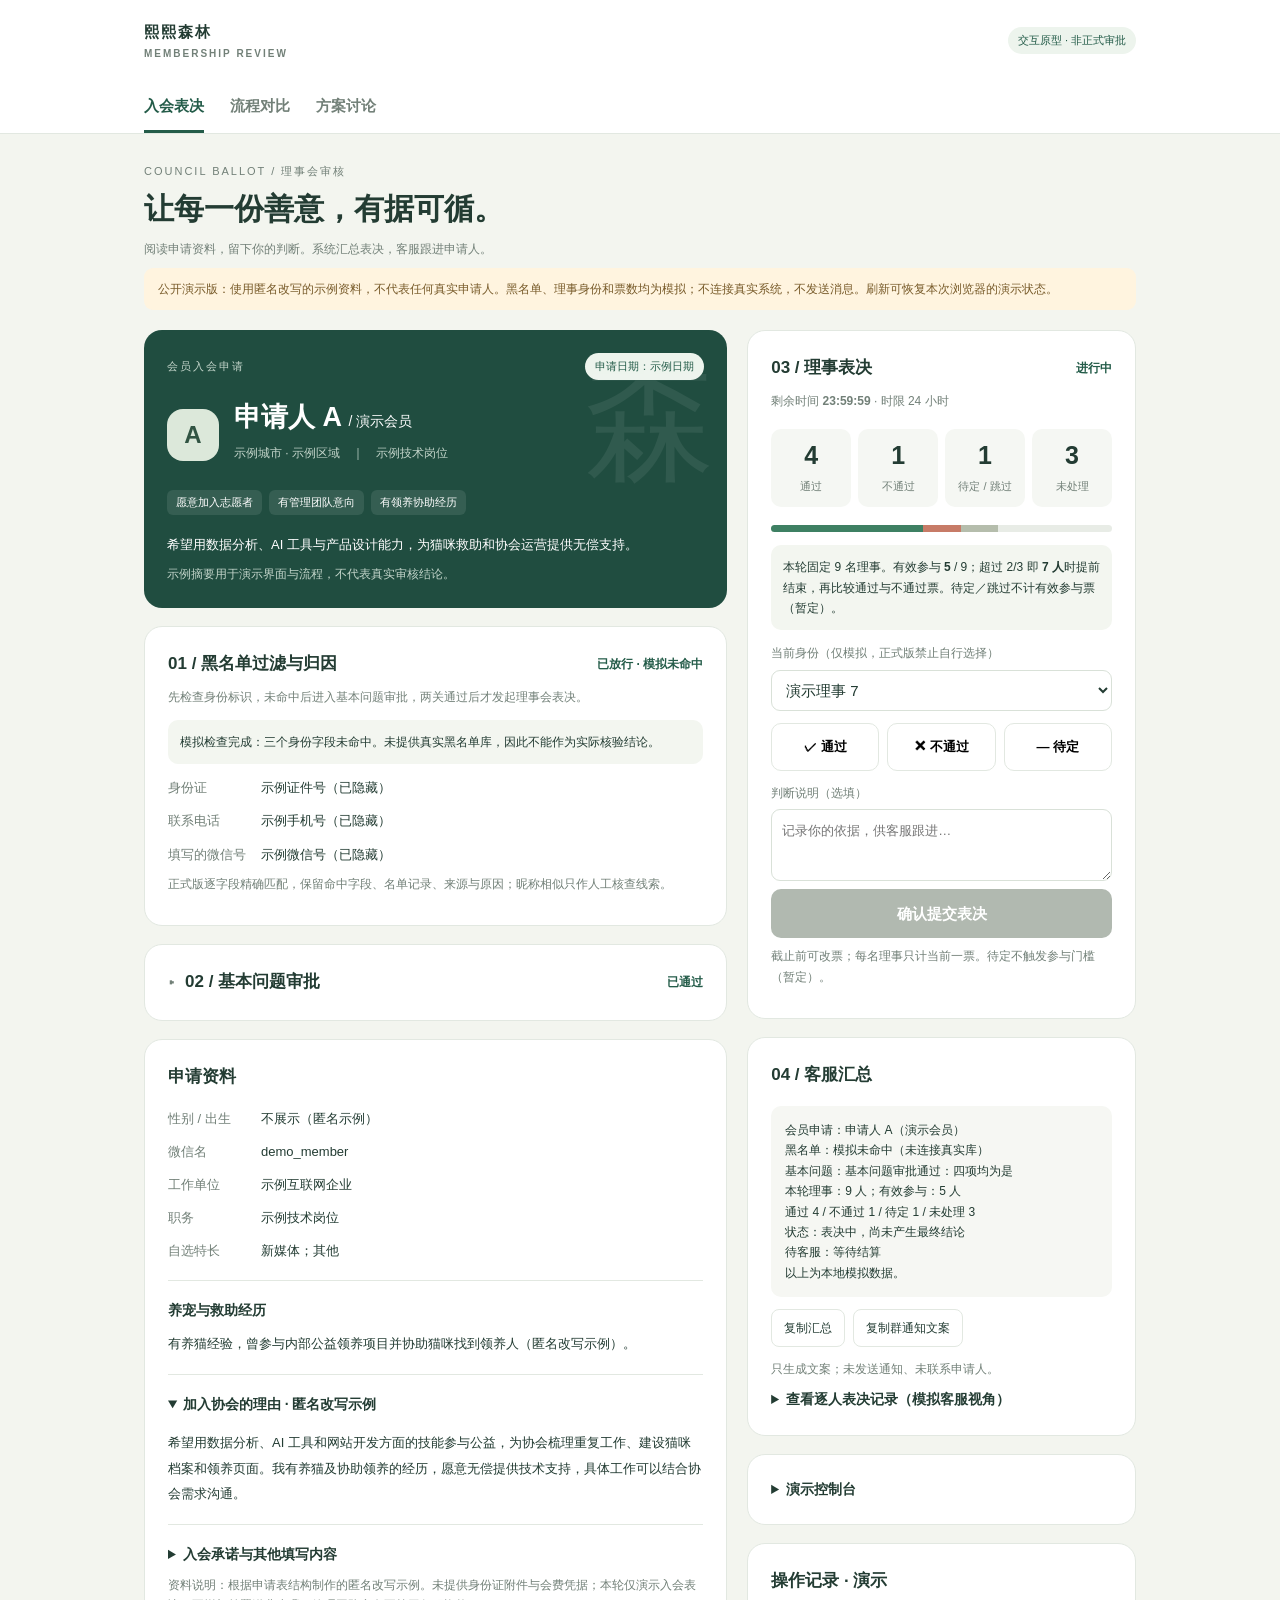
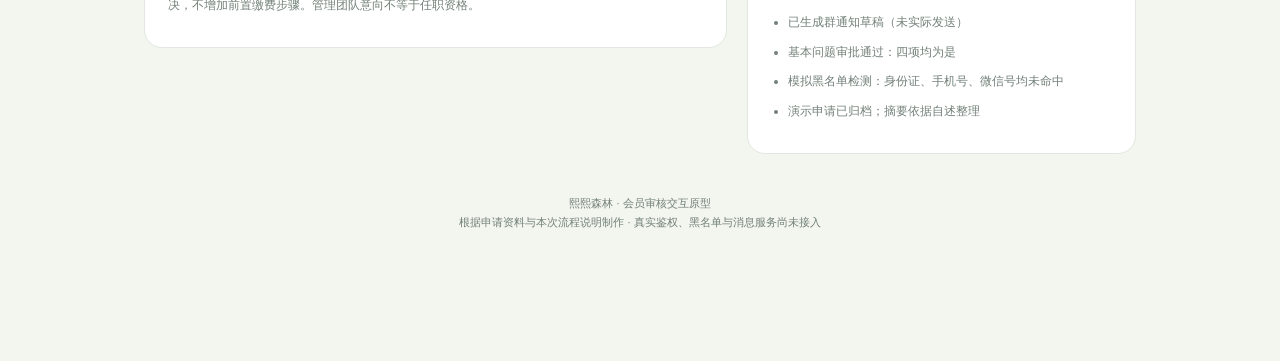
<file: index.html>
<!doctype html>
<html lang="zh-CN"><head><meta charset="utf-8"><meta name="viewport" content="width=device-width,initial-scale=1,viewport-fit=cover"><meta name="robots" content="noindex,nofollow"><meta name="description" content="熙熙森林会员审核流程演示：黑名单检查、基本问题审批、理事表决及方案讨论。匿名示例，仅本地模拟。"><meta name="theme-color" content="#204d40"><title>熙熙森林 · 入会表决</title>
<style>
:root{--ink:#233c33;--green:#245c49;--muted:#728078;--line:#e2e8e1;--bg:#f3f5ef}*{box-sizing:border-box}body{margin:0;background:var(--bg);color:var(--ink);font:15px/1.7 -apple-system,BlinkMacSystemFont,"Segoe UI","Microsoft YaHei",sans-serif}button,select,textarea{font:inherit}button{cursor:pointer}header{background:#fff;border-bottom:1px solid var(--line)}.top{max-width:1040px;margin:auto;padding:19px 24px;display:flex;align-items:center;justify-content:space-between}.brand{font-weight:750;letter-spacing:2px}.brand small{display:block;letter-spacing:2px;font-size:10px;color:var(--muted)}.pill{font-size:11px;border-radius:30px;padding:4px 10px;background:#edf4ed;color:var(--green)}nav{display:flex;gap:26px;max-width:1040px;margin:auto;padding:0 24px}nav button{border:0;background:none;color:var(--muted);padding:12px 0;border-bottom:3px solid transparent;font-weight:600}nav button.active{color:var(--green);border-color:var(--green)}main{max-width:1040px;margin:auto;padding:28px 24px 130px}.view{display:none}.view.active{display:block}.eyebrow{color:var(--muted);letter-spacing:2px;font-size:11px}h1{font-size:30px;line-height:1.35;margin:8px 0 10px}h2{font-size:17px;margin:0 0 16px}h3{font-size:14px;margin:17px 0 7px}p{margin:8px 0}.muted{color:var(--muted);font-size:12px}.grid{display:grid;grid-template-columns:minmax(0,1.5fr) minmax(280px,1fr);gap:20px;align-items:start}.card{background:white;border:1px solid var(--line);border-radius:18px;padding:23px;margin-bottom:18px}.hero{background:#204d40;color:#fff;border:0;position:relative;overflow:hidden}.hero .muted{color:#c2d4c9}.hero:after{content:'森';position:absolute;right:12px;top:0;font-size:130px;line-height:1.4;opacity:.07;pointer-events:none}.avatar{width:52px;height:52px;border-radius:16px;background:#dce8da;color:#315442;display:grid;place-items:center;font-size:24px;font-weight:600}.person{display:flex;gap:15px;align-items:center;margin:19px 0}.person h1{margin:0;font-size:27px}.tags{display:flex;flex-wrap:wrap;gap:7px}.tags span{font-size:11px;background:#eef3ec;padding:3px 9px;border-radius:6px}.hero .tags span{background:#ffffff18}.row{display:flex;justify-content:space-between;align-items:center;gap:10px}.rule{font-size:12px;background:#f3f6f0;padding:12px;border-radius:10px;margin:13px 0}.status{font-size:12px;color:var(--green);font-weight:650}.status.warn{color:#a86526}.stats{display:grid;grid-template-columns:repeat(4,1fr);gap:7px;margin:18px 0}.stats div{text-align:center;padding:10px 0;background:#f5f7f3;border-radius:10px}.stats b{display:block;font-size:25px;line-height:1.3}.stats small{font-size:11px;color:var(--muted)}.bar{display:flex;height:7px;border-radius:8px;background:#e8ece6;overflow:hidden}.bar span{transition:width .3s}.yes{background:#3e8063}.no{background:#c77b67}.skip{background:#b5bdac}dl{display:grid;grid-template-columns:85px 1fr;font-size:13px;gap:11px 8px;margin:0}dt{color:var(--muted)}dd{margin:0;overflow-wrap:anywhere}.prose{font-size:13px;line-height:1.95;white-space:pre-line}.divider{border-top:1px solid var(--line);margin:18px 0}details summary{cursor:pointer;font-weight:600;font-size:14px}details[open] summary{margin-bottom:13px}select,textarea{width:100%;border:1px solid #d9e1d8;border-radius:9px;background:#fff;padding:10px;color:var(--ink)}textarea{resize:vertical;min-height:72px;font-size:13px}.choices{display:grid;grid-template-columns:repeat(3,1fr);gap:8px;margin:12px 0}.choice{border:1px solid var(--line);background:#fff;border-radius:10px;padding:12px 5px;font-size:13px;font-weight:600}.choice.selected{border-color:var(--green);background:#e8f1e8;color:var(--green);box-shadow:inset 0 0 0 1px var(--green)}.primary{border:0;background:var(--green);color:white;border-radius:10px;padding:12px 18px;font-weight:600}.primary:disabled{background:#b1b9b0;cursor:not-allowed}.secondary{border:1px solid var(--line);background:#fff;color:var(--ink);border-radius:8px;padding:8px 12px;font-size:12px}.full{width:100%}.log{font-size:12px;margin:0;padding-left:17px;color:var(--muted)}.log li{margin:9px 0}.voter{padding:9px 0;border-bottom:1px solid #f0f2ed;font-size:12px}.footer{font-size:11px;color:var(--muted);text-align:center;margin-top:22px}.tools{display:flex;flex-wrap:wrap;gap:8px;margin:12px 0}.comparison{display:grid;grid-template-columns:1fr 1fr;gap:18px}.step{padding:13px 0;border-bottom:1px solid var(--line);font-size:13px}.step b{display:block;color:var(--green)}.notice{background:#fff4df;color:#785b2a;border-radius:9px;padding:11px 14px;font-size:12px;margin-bottom:20px}.plan{margin-bottom:18px}.plan li{font-size:13px;margin:8px 0}.plan a{color:var(--green)}.toast{position:fixed;bottom:25px;left:50%;transform:translateX(-50%);background:#183d30;color:white;padding:12px 18px;border-radius:12px;z-index:5;display:none;max-width:90vw;font-size:13px}#result{padding:13px;border-radius:10px;background:#edf3e9;margin:13px 0;font-weight:600;font-size:14px}label{display:block;font-size:12px;color:var(--muted);margin:12px 0 6px}.draft{font-size:12px;background:#f6f7f3;border-radius:10px;padding:14px;white-space:pre-line}a{color:var(--green)}@media(max-width:700px){.top{padding:16px 18px}nav{padding:0 18px;gap:24px}nav button{font-size:13px}main{padding:22px 15px 70px}.grid,.comparison{grid-template-columns:1fr;gap:0}.card{padding:20px;border-radius:16px;margin-bottom:14px}h1{font-size:25px}.intro{margin-bottom:20px}.review-side{display:contents}.voting{order:-1}.primary{min-height:46px}.stats b{font-size:23px}.notice{font-size:11px}}
.basic-approval>summary{list-style:none;justify-content:flex-start}.basic-approval>summary::-webkit-details-marker{display:none}.basic-approval>summary:before{content:"▸";color:var(--muted);transition:transform .15s}.basic-approval[open]>summary:before{transform:rotate(90deg)}.basic-approval>summary .status{margin-left:auto;white-space:nowrap}
</style></head><body>
<header><div class="top"><div class="brand">熙熙森林<small>MEMBERSHIP REVIEW</small></div><span class="pill">交互原型 · 非正式审批</span></div><nav aria-label="主导航"><button class="active" data-tab="review">入会表决</button><button data-tab="compare">流程对比</button><button data-tab="plans">方案讨论</button></nav></header>
<main><section id="review" class="view active"><div class="intro"><div class="eyebrow">COUNCIL BALLOT / 理事会审核</div><h1>让每一份善意，有据可循。</h1><p class="muted">阅读申请资料，留下你的判断。系统汇总表决，客服跟进申请人。</p></div>
<div class="notice">公开演示版：使用匿名改写的示例资料，不代表任何真实申请人。黑名单、理事身份和票数均为模拟；不连接真实系统，不发送消息。刷新可恢复本次浏览器的演示状态。</div>
<div class="grid"><div><article class="card hero"><div class="row"><span class="eyebrow" style="color:#c2d4c9">会员入会申请</span><span class="pill">申请日期：示例日期</span></div><div class="person"><div class="avatar">A</div><div><h1>申请人 A <span style="font-size:14px;font-weight:400">/ 演示会员</span></h1><p class="muted">示例城市 · 示例区域　｜　示例技术岗位</p></div></div><div class="tags"><span>愿意加入志愿者</span><span>有管理团队意向</span><span>有领养协助经历</span></div><p style="font-size:13px;margin-top:19px">希望用数据分析、AI 工具与产品设计能力，为猫咪救助和协会运营提供无偿支持。</p><div class="muted">示例摘要用于演示界面与流程，不代表真实审核结论。</div></article>
<article class="card"><div class="row"><h2 style="margin:0">01 / 黑名单过滤与归因</h2><span id="blackBadge" class="status"></span></div><p class="muted">先检查身份标识，未命中后进入基本问题审批，两关通过后才发起理事会表决。</p><div class="rule" id="blackDetail"></div><dl><dt>身份证</dt><dd>示例证件号（已隐藏）</dd><dt>联系电话</dt><dd>示例手机号（已隐藏）</dd><dt>填写的微信号</dt><dd>示例微信号（已隐藏）</dd></dl><p class="muted">正式版逐字段精确匹配，保留命中字段、名单记录、来源与原因；昵称相似只作人工核查线索。</p></article>
<article class="card"><details id="basicApproval" class="basic-approval"><summary class="row"><span style="font-size:17px">02 / 基本问题审批</span><span id="basicBadge" class="status"></span></summary><p class="muted">四项全部为“是”才放行；任一项为“否”，归因为“基础问题未通过”。</p><div id="basicQuestions"></div><div id="basicReason" class="rule"></div><p class="muted">示例默认答案均为“是”。演示控制台可切换为测试答案；缺失答案待补充，不视为通过。</p></details></article><article class="card"><h2>申请资料</h2><dl><dt>性别 / 出生</dt><dd>不展示（匿名示例）</dd><dt>微信名</dt><dd>demo_member</dd><dt>工作单位</dt><dd>示例互联网企业</dd><dt>职务</dt><dd>示例技术岗位</dd><dt>自选特长</dt><dd>新媒体；其他</dd></dl><div class="divider"></div><h3>养宠与救助经历</h3><p class="prose">有养猫经验，曾参与内部公益领养项目并协助猫咪找到领养人（匿名改写示例）。</p><div class="divider"></div><details open><summary>加入协会的理由 · 匿名改写示例</summary><p class="prose">希望用数据分析、AI 工具和网站开发方面的技能参与公益，为协会梳理重复工作、建设猫咪档案和领养页面。我有养猫及协助领养的经历，愿意无偿提供技术支持，具体工作可以结合协会需求沟通。</p></details><div class="divider"></div><details><summary>入会承诺与其他填写内容</summary><p class="prose">遵守法律法规及协会章程：是
有加入协会的意愿：是
有一定认知，愿意继续学习：是
愿意为社会服务：是
愿意加入志愿者队伍：是
有意向加入管理团队：是
希望获得的帮助：了解志愿服务参与方式（虚构示例）
意见建议：希望通过线上流程了解审核进度（虚构示例）</p></details><p class="muted">资料说明：根据申请表结构制作的匿名改写示例。未提供身份证附件与会费凭据；本轮仅演示入会表决，不增加前置缴费步骤。管理团队意向不等于任职资格。</p></article></div>
<aside class="review-side"><article class="card voting"><div class="row"><h2 style="margin:0">03 / 理事表决</h2><span class="status" id="phase"></span></div><p class="muted">剩余时间 <b id="clock">24:00:00</b> · 时限 24 小时</p><div class="stats"><div><b id="yesCount">0</b><small>通过</small></div><div><b id="noCount">0</b><small>不通过</small></div><div><b id="skipCount">0</b><small>待定 / 跳过</small></div><div><b id="pendingCount">0</b><small>未处理</small></div></div><div class="bar"><span id="yesBar" class="yes"></span><span id="noBar" class="no"></span><span id="skipBar" class="skip"></span></div><div class="rule">本轮固定 9 名理事。有效参与 <b id="participation">0</b> / 9；超过 2/3 即 <b>7 人</b>时提前结束，再比较通过与不通过票。待定／跳过不计有效参与票（暂定）。</div><div id="result" hidden></div><label for="identity">当前身份（仅模拟，正式版禁止自行选择）</label><select id="identity"></select><div class="choices" role="group" aria-label="我的表决"><button class="choice" data-vote="yes">✓ 通过</button><button class="choice" data-vote="no">✕ 不通过</button><button class="choice" data-vote="skip">— 待定</button></div><label for="comment">判断说明（选填）</label><textarea id="comment" maxlength="300" placeholder="记录你的依据，供客服跟进…"></textarea><button id="submitVote" class="primary full">确认提交表决</button><p class="muted" id="voteHint"></p></article>
<article class="card"><h2>04 / 客服汇总</h2><div id="summary" class="draft"></div><div class="tools"><button id="copySummary" class="secondary">复制汇总</button><button id="copyPush" class="secondary">复制群通知文案</button></div><p class="muted">只生成文案；未发送通知、未联系申请人。</p><details><summary>查看逐人表决记录（模拟客服视角）</summary><div id="voters"></div></details></article>
<article class="card"><details><summary>演示控制台</summary><p class="muted">可切换身份体验多人投票；所有变更仅在本浏览器生效。</p><div class="tools"><button id="expire" class="secondary">模拟 24 小时到期</button><button id="blackToggle" class="secondary">切换黑名单命中场景</button><button id="reset" class="secondary">重置全部演示</button></div><label for="basicScenario">基本问题测试场景（切换将重置投票）</label><select id="basicScenario"><option value="pass">原申请：四项均为是</option><option value="0">模拟：第一项为否</option><option value="1">模拟：第二项为否</option><option value="2">模拟：第三项为否</option><option value="3">模拟：第四项为否</option><option value="missing">模拟：第四项未填</option></select><p class="muted">切换前置条件会重置投票；模拟测试答案不代表申请人的真实回答。</p></details></article><article class="card"><h2>操作记录 · 演示</h2><ul id="logs" class="log"></ul></article></aside></div></section>
<section id="compare" class="view"><div class="eyebrow">WORKFLOW / 流程优化</div><h1>让客服从收票，转向跟进。</h1><p class="muted">按本次确认的业务流程设计，不把会费确认添加到投票前置条件。</p><div class="comparison" style="margin-top:24px"><article class="card"><h2>过去 · 人工流转</h2><div class="step"><b>01 会员提交申请</b>填写并上报个人信息。</div><div class="step"><b>02 客服下载 DOC</b>逐项查找身份证、手机号、微信号。</div><div class="step"><b>03 人工查询黑名单</b>查库、比对、判断并记录原因。</div><div class="step"><b>04 客服初筛基本问题</b>客服检查四项入会基本问题；任一为否则不通过，并向申请人说明原因；全部为是才转交理事会。</div><div class="step"><b>05 文档转发理事群</b>理事下载文档，阅读后在群里回复。</div><div class="step"><b>06 人工收集判断</b>客服识别人名、查重复与改票，统计通过／不通过／待定。</div><div class="step"><b>07 汇总并联系</b>人工判断结束时机，整理结论，联系申请人。</div></article><article class="card"><h2>优化后 · 分工与自动化</h2><p class="muted">标注为正式系统实现后的能力；当前 Demo 仅本地模拟。全自动以资料、名单、规则和渠道已配置为前提。</p>
<div class="step"><span class="pill">机器全自动 · 结构化表单</span><b>01 接收申请与归档</b>表单提交后自动入库、校验必填项、保存原始答案。历史 DOC 提取可自动处理，但异常格式、字段识别及缺失项需人工复核。</div>
<div class="step"><span class="pill">机器全自动 · 规则匹配</span><b>02 黑名单过滤与归因</b>按标准化身份证、手机号、微信号精确匹配，引用已有名单原因和来源，命中即拦截；未命中进入下一步。名单维护、误报申诉、来源真实性由人工处理；库不可用则暂停流转。</div>
<div class="step"><span class="pill">机器全自动 · 明确规则</span><b>03 基本问题审批与归因</b>四项全为是则通过；任一为否则归因为“基础问题未通过”，列出具体项；未填则待补充。不再由客服逐份初筛。</div>
<div class="step"><span class="pill">机器全自动 · 模板生成</span><b>04 生成审核卡片与链接</b>用固定模板展示原始资料、初筛结果、截止时间，自动生成审核链接。可选 AI 摘要属于辅助内容，需复核；不让摘要替代申请原文。</div>
<div class="step"><span class="pill">渠道待核实 · 条件满足可自动</span><b>05 发送审核提醒</b>现有普通微信群先由客服转发。公众号是否能按理事标签群发、自动发送及发送频率待后台核实；若满足则由机器按配置推送。企业微信内部群可另行评估官方 Webhook。公众号回调不等于向普通微信群发送消息。</div>
<div class="step"><span class="pill">机器全自动 · 绑定后鉴权</span><b>06 识别理事并校验权限</b>具备公众号网页授权权限时识别 OpenID，匹配理事白名单；否则独立账号登录。首次身份绑定和理事名单维护由管理员确认。</div>
<div class="step"><span class="pill">人工决策 · 理事</span><b>07 阅读资料并投票</b>每名理事自行判断通过、不通过或待定。机器保存投票、记录改票、一人一票校验；不代替理事作入会判断。</div>
<div class="step"><span class="pill">机器全自动 · 规则结算</span><b>08 截止结算与汇总</b>24 小时到期，或有效参与人数超过全体理事 2/3，自动停止收票、比较通过与不通过票、冻结结果并生成逐人记录。平票、零票按待跟进规则流转。</div>
<div class="step"><span class="pill">人工处理 · 客服</span><b>09 处理例外并联系申请人</b>机器生成汇总和联系草稿；客服处理争议、平票、缺失资料并联系申请人。自动结果通知需另核查消息渠道和模板权限，不能视作已完成人工联系。</div>
</article></div><article class="card"><h2>判断依据与未决规则</h2><p class="prose">机器全自动环节：结构化归档、黑名单精确匹配与已有原因引用、基本问题规则审批、模板卡片及链接生成、绑定后的权限校验、收票去重、截止结算和汇总。通知发送能否全自动取决于渠道权限。AI 仅辅助摘要和文字草稿，人工复核；理事决策、名单及身份维护、客服沟通仍由人工负责。
已确认：参与表决人数超过全体理事的 2/3 即结束，再比较通过与不通过票。
暂定：待定／跳过不算有效参与；截止前可改票，每人只保留一张当前票；平票或零有效票交客服跟进；到期按有效票多数形成建议结论，无最低参与门槛。以上暂定规则需上线前确认。
发起时固定理事名单及人数；黑名单命中、基础问题未通过或未填齐时，均不向理事群推送会员资料、不发起投票。库不可用时显示“检测失败待重试”，不能当作未命中。</p></article></section>
<section id="plans" class="view"><div class="eyebrow">DELIVERY & IDENTITY / 推送与鉴权</div><h1>先低成本跑通，再接入微信。</h1><p class="muted">普通微信群里的“群成员身份”，不能直接由一个 HTML 页面读取。分享链接是入口，不是投票权限。</p><article class="card plan" style="margin-top:24px"><span class="pill">现有资源 · 待核实</span><h2 style="margin-top:12px">公众号方案讨论与核实清单</h2><p>协会已有微信公众号，优先核查复用条件。订阅号能发消息、能否自动通知指定理事、能否识别网页访问者，是三个独立问题；目前尚未取得后台权限信息。</p><ul>
<li><b>账号信息：</b>确认订阅号／服务号、主体类型、认证状态与有效期、管理员及开发权限、已有服务商或系统接入。</li>
<li><b>网页鉴权：</b>在接口权限中核查“网页授权获取用户基本信息”及 snsapi_base 是否可用；确认网页授权域名能配置并完成校验。有权限则后端换取 OpenID；无权限则采用独立账号，不因“能群发”而假定“能鉴权”。</li>
<li><b>通知对象与频率：</b>确认能否按理事标签群发、理事是否已关注并正确打标、每日实际剩余额度，以及与原有内容推送是否冲突；讨论每日汇总提醒是否满足 24 小时审核节奏。</li>
<li><b>自动发送能力：</b>分别核查后台手动群发与 API 群发权限、定时能力、可发送内容及审核入口链接方式；如需逐申请实时通知，另核查模板／订阅通知／客服消息的权限、模板、授权和时效条件，不承诺任意主动通知。</li>
<li><b>服务器回调／Webhook：</b>核查服务器 URL、Token、加解密配置及现有系统是否占用；用于接收微信支持的消息和事件。它不是普通微信群的发送接口，不能单靠回调自动向理事微信群推送。</li>
<li><b>理事身份绑定：</b>管理员确认 OpenID 与理事本人对应；后续自动白名单鉴权。需确认名单维护人、解绑办法及详细票数的可见范围。</li>
<li><b>费用与部署：</b>确认可复用的 HTTPS 域名、后端和数据库；核查认证续期、云资源、服务商费用及额度。先只确认权限，不提供或重置 AppSecret。</li></ul>
<p class="rule">核实后的选择：有网页授权则优先公众号鉴权；没有则独立账号兜底。通知按真实权限选择公众号提醒或人工转发；如必须自动发群，则另评估企业微信内部群。当前没有真实接入。</p>
<a href="https://docs.cloudbase.net/integration/wechat-official-oauth" target="_blank" rel="noopener">官方公众号接入说明 ↗</a></article><article class="card plan"><span class="pill">权限不足时的兜底</span><h2 style="margin-top:12px">A / 普通微信群＋独立理事账号</h2><p>客服把系统生成的简要通知和审核链接发进现有群。理事首次使用独立账号及随机初始口令登录，后续使用服务器会话记住登录。</p><ul><li>无需公众号与短信，不新增消息接口费；利用现有服务器可减少新增开支，部署、维护成本另计。</li><li>理事账号由管理员预先创建、单独交付凭据，不能靠选择名字或输入手机号证明身份。</li><li>不足：首次要登录；普通微信群转发仍由客服完成。</li></ul></article><article class="card plan"><span class="pill">已有公众号时优先评估</span><h2 style="margin-top:12px">B / 群链接＋公众号网页授权</h2><p>在微信内打开审核链接 → 网页授权 → 后端用 code 换取 OpenID → 检查理事白名单 → 进入审批页。</p><ul><li>第一次绑定时，由管理员确认账号与理事本人对应。OpenID 只能证明微信账号身份，不能自动证明理事资格。</li><li>需核查现有公众号是否具备网页授权权限，并配置回调域名；密钥、令牌保存在后端。</li><li>公众号通知面向用户，不是直接给任意普通微信群发消息；模板／订阅消息需满足实际接口、模板和授权条件。</li><li>如现有账号权限齐备，通常可不新增登录接口采购；新账号认证、域名及托管可能有费用，不能承诺全程免费。</li></ul><a href="https://docs.cloudbase.net/integration/wechat-official-oauth" target="_blank" rel="noopener">腾讯云官方公众号接入说明 ↗</a></article><article class="card plan"><span class="pill">适合理事集中协作</span><h2 style="margin-top:12px">C / 企业微信内部群＋官方机器人／应用</h2><p>若愿意把理事加入企业微信内部组织，可评估群机器人发审核链接；通过自建应用的网页授权识别成员 UserID，再映射理事权限。</p><ul><li>机器人发送入口与网页身份识别是两件事；Webhook 不会告诉网页是谁点击。</li><li>内部群机器人不能等同于普通微信或外部联系人群机器人。需实际后台确认群类型、应用权限、域名和主体校验条件。</li><li>可以优先评估基础功能，无需另购第三方机器人；认证、服务器和域名等条件仍需核查。</li></ul><a href="https://developer.work.weixin.qq.com/document/path/91770" target="_blank" rel="noopener">官方群机器人说明 ↗</a> · <a href="https://developer.work.weixin.qq.com/document/path/91022" target="_blank" rel="noopener">官方网页授权说明 ↗</a></article><article class="card plan"><h2>免费部署的边界</h2><p class="prose">本地 HTML Demo：免费，可离线演示；没有多人同步和真实鉴权。
小规模试用：可评估有免费额度的 Workers＋D1，账号登录不依赖公众号；免费额度不等于永久免费，且中国大陆和微信内的访问稳定性要实测。
正式业务：优先复用协会已有国内服务器和 HTTPS 域名，按实际资源及平台条件核算费用。AI 摘要可先用固定模板或人工确认，避免把模型接口费变成试运行前置条件。</p><a href="https://developers.cloudflare.com/workers/platform/pricing/" target="_blank" rel="noopener">Workers 官方费用及额度 ↗</a></article><article class="card plan"><h2>正式系统最小实现</h2><p class="prose">数据：申请、四项基本问题答案及审批归因、黑名单及来源、固定理事名单、表决轮次、逐人投票、审计记录、通知任务、客服联系记录。
后端：登录／授权回调、黑名单检测、基本问题审批、申请读取、提交或修改投票、截止结算、客服汇总。数据库约束“一轮一理事一票”，并发投票与结算用事务保证一致。
时间：后端保存截止时间，定时任务处理到期，读取及投票时补充检查；无人打开网页也会结束。结束后拒绝迟到请求，保留快照；通知失败可重试且避免重复发送。
权限：未登录者看不到资料；理事只能操作自己的票；客服可看汇总。会话使用安全 Cookie，OAuth 校验 state，后端校验角色与请求，群通知不放身份证、电话和微信号。
协会已有公众号，先核实 B 的鉴权与通知权限，满足则优先复用；不满足的环节使用 A 兜底，保留普通微信群。若必须自动发群且理事愿意使用企业微信，再选择 C。</p></article></section>
<div class="footer">熙熙森林 · 会员审核交互原型<br>根据申请资料与本次流程说明制作 · 真实鉴权、黑名单与消息服务尚未接入</div></main><div id="toast" class="toast" role="status"></div>
<script>
const $=id=>document.getElementById(id), labels={yes:'通过',no:'不通过',skip:'待定／跳过'},names=Array.from({length:9},(_,i)=>'演示理事 '+(i+1));let chosen=null,toastTimer;
const questions=['（一）遵守国家的法律法规，拥护本协会的章程','（二）有加入本协会的意愿','（三）在本协会的业务领域内具有一定的认知度，有继续学习的意愿','（四）愿意为社会服务'];
function basicResult(s){const answers=s.basic||[];const failed=questions.filter((q,i)=>answers[i]==='否');const missing=questions.filter((q,i)=>!['是','否'].includes(answers[i]));return {failed,missing,pass:!failed.length&&!missing.length,reason:failed.length?'基础问题未通过：'+failed.join('；'):missing.length?'基础问题待补充：'+missing.join('；'):'基本问题审批通过：四项均为是'}}
function gateBlocked(s){return s.hit||!basicResult(s).pass}
const KEY='xxforest-review-public-v1';function fresh(hit=false){return {deadline:Date.now()+86400000,hit,basic:['是','是','是','是'],votes:{0:{value:'yes',comment:'演示：愿意提供公益技术支持'},1:{value:'yes',comment:''},2:{value:'yes',comment:''},3:{value:'yes',comment:''},4:{value:'no',comment:'演示：希望补充沟通'},5:{value:'skip',comment:'演示：暂未形成判断'}},closed:null,logs:['演示申请已归档；摘要依据自述整理','模拟黑名单检测：身份证、手机号、微信号均未命中','基本问题审批通过：四项均为是','已生成群通知草稿（未实际发送）']}}
let state;try{state=JSON.parse(localStorage.getItem(KEY));if(!state||!state.votes||!Number.isFinite(state.deadline))state=fresh()}catch{state=fresh()}
function save(){try{localStorage.setItem(KEY,JSON.stringify(state))}catch{}}
function counts(){const all=Object.values(state.votes);return {yes:all.filter(v=>v.value==='yes').length,no:all.filter(v=>v.value==='no').length,skip:all.filter(v=>v.value==='skip').length}}
function evaluate(s,now){if(gateBlocked(s)||s.closed)return;const a=Object.values(s.votes),yes=a.filter(v=>v.value==='yes').length,no=a.filter(v=>v.value==='no').length;if(yes+no>=7||now>=s.deadline)s.closed={reason:yes+no>=7?'有效参与超过 2/3':'24 小时到期',result:yes===no?'待客服跟进':yes>no?'建议通过':'建议不通过',at:now}}
function toast(t){$('toast').textContent=t;$('toast').style.display='block';clearTimeout(toastTimer);toastTimer=setTimeout(()=>$('toast').style.display='none',2400)}
function activeIdentity(){return $('identity').value}function loadChoice(){const v=state.votes[activeIdentity()];chosen=v?.value||null;$('comment').value=v?.comment||'';render()}
function summary(){let c=counts();return `会员申请：申请人 A（演示会员）\n黑名单：${state.hit?'模拟命中，已拦截':'模拟未命中（未连接真实库）'}\n基本问题：${state.hit?'未执行（黑名单优先）':basicResult(state).reason}\n本轮理事：9 人；有效参与：${c.yes+c.no} 人\n通过 ${c.yes} / 不通过 ${c.no} / 待定 ${c.skip} / 未处理 ${9-c.yes-c.no-c.skip}\n状态：${state.hit?'不进入投票':!basicResult(state).pass?basicResult(state).reason:state.closed?state.closed.result+'；'+state.closed.reason:'表决中，尚未产生最终结论'}\n待客服：${state.hit?'核查名单来源及归因':!basicResult(state).pass?'处理基本问题审批归因，不发起投票':state.closed?'整理结果并联系申请人（尚未联系）':'等待结算'}\n以上为本地模拟数据。`}
function render(){evaluate(state,Date.now());save();const c=counts(),blocked=gateBlocked(state)||!!state.closed,guest=activeIdentity()==='guest';$('yesCount').textContent=c.yes;$('noCount').textContent=c.no;$('skipCount').textContent=c.skip;$('pendingCount').textContent=9-c.yes-c.no-c.skip;$('participation').textContent=c.yes+c.no;for(let k of ['yes','no','skip'])$(k+'Bar').style.width=c[k]/9*100+'%';$('blackBadge').textContent=state.hit?'已拦截 · 模拟命中':'已放行 · 模拟未命中';$('blackBadge').className='status'+(state.hit?' warn':'');$('blackDetail').textContent=state.hit?'模拟场景：手机号精确命中测试记录 DEMO-BL-001；来源：演示名单；原因：测试拦截流程，非对申请人的真实指控。停止流转，交客服核查。':'模拟检查完成：三个身份字段未命中。未提供真实黑名单库，因此不能作为实际核验结论。';const br=basicResult(state);const basicPanel=$('basicApproval'),basicKey=JSON.stringify([state.hit,state.basic]);if(basicPanel.dataset.stateKey!==basicKey){basicPanel.open=!state.hit&&!br.pass;basicPanel.dataset.stateKey=basicKey;}$('basicBadge').textContent=state.hit?'未执行':br.pass?'已通过':br.failed.length?'未通过':'待补充';$('basicBadge').className='status'+(!br.pass?' warn':'');$('basicReason').textContent=state.hit?'黑名单已拦截，基本问题审批未执行。':br.reason;$('basicQuestions').replaceChildren();questions.forEach((q,i)=>{const row=document.createElement('div');row.className='step';row.textContent=q+'；【'+(state.basic[i]||'未填')+'】';$('basicQuestions').append(row)});$('basicScenario').value=state.basic.every(x=>x==='是')?'pass':state.basic.includes('否')?String(state.basic.indexOf('否')):'missing';$('phase').textContent=gateBlocked(state)?'已拦截':state.closed?'已结束':'进行中';$('result').hidden=!blocked;$('result').textContent=state.hit?'黑名单拦截 · 本轮不发起表决':!br.pass?br.reason:state.closed?state.closed.result+' · '+state.closed.reason:'';let secs=Math.max(0,Math.ceil((state.deadline-Date.now())/1000));$('clock').textContent=gateBlocked(state)?'未启动':state.closed?'已停止':`${String(Math.floor(secs/3600)).padStart(2,'0')}:${String(Math.floor(secs/60)%60).padStart(2,'0')}:${String(secs%60).padStart(2,'0')}`;document.querySelectorAll('[data-vote]').forEach(b=>{b.classList.toggle('selected',b.dataset.vote===chosen);b.setAttribute('aria-pressed',String(b.dataset.vote===chosen));b.disabled=blocked||guest});$('comment').disabled=blocked||guest;$('submitVote').disabled=blocked||guest||!chosen;$('submitVote').textContent=blocked?'本轮已关闭':guest?'访客无投票权限':state.votes[activeIdentity()]?'确认更新我的表决':'确认提交表决';$('voteHint').textContent=guest?'演示：正式系统访客无法读取申请资料，本原型仅模拟禁投。':'截止前可改票；每名理事只计当前一票。待定不触发参与门槛（暂定）。';$('summary').textContent=summary();$('voters').replaceChildren();names.forEach((n,i)=>{let row=document.createElement('div');row.className='voter';const v=state.votes[i];row.textContent=n+' · '+(v?labels[v.value]:'未处理')+(v?.comment?'｜'+v.comment:'');$('voters').append(row)});$('logs').replaceChildren();state.logs.slice(-8).reverse().forEach(l=>{let li=document.createElement('li');li.textContent=l;$('logs').append(li)})}
names.forEach((n,i)=>$('identity').add(new Option(n,i)));$('identity').add(new Option('访客（仅演示无投票权限）','guest'));$('identity').value='6';$('identity').onchange=loadChoice;
document.querySelectorAll('[data-tab]').forEach(b=>b.onclick=()=>{document.querySelectorAll('[data-tab]').forEach(x=>x.classList.toggle('active',x===b));document.querySelectorAll('.view').forEach(x=>x.classList.toggle('active',x.id===b.dataset.tab));window.scrollTo(0,0)});
document.querySelectorAll('[data-vote]').forEach(b=>b.onclick=()=>{chosen=b.dataset.vote;render()});
$('submitVote').onclick=()=>{evaluate(state,Date.now());if(gateBlocked(state)||state.closed||activeIdentity()==='guest'||!chosen){render();return}const id=activeIdentity();state.votes[id]={value:chosen,comment:$('comment').value.trim()};state.logs.push(new Date().toLocaleTimeString('zh-CN',{hour12:false})+' '+names[id]+' 提交：'+labels[chosen]);evaluate(state,Date.now());if(state.closed)state.logs.push('已冻结本轮：'+state.closed.reason+'；'+state.closed.result);render();toast(state.closed?'已提交，本轮表决已结束':'已保存本人的表决（模拟）')};
$('expire').onclick=()=>{if(gateBlocked(state)||state.closed){toast('当前轮次已拦截或结束，请重置演示');return}state.deadline=Date.now()-1;state.logs.push('演示控制：时限已到，自动结算');render()};$('blackToggle').onclick=()=>{state=fresh(!state.hit);if(state.hit){state.votes={};state.logs=['模拟黑名单命中 DEMO-BL-001，已拦截；未发起投票']}save();loadChoice()};$('basicScenario').onchange=()=>{const choice=$('basicScenario').value;state=fresh(state.hit);if(choice==='missing')state.basic[3]='';else if(choice!=='pass')state.basic[Number(choice)]='否';if(gateBlocked(state)){state.votes={};state.logs=['演示前置审批场景已重置',state.hit?'黑名单拦截，未执行基本问题审批':basicResult(state).reason+'；不发起投票、不推送理事群']}save();loadChoice()};$('reset').onclick=()=>{state=fresh();$('identity').value='6';save();loadChoice();toast('已重置为演示初始状态')};
async function copy(t){try{await navigator.clipboard.writeText(t);toast('已复制，可手动转发')}catch{const a=document.createElement('textarea');a.value=t;document.body.append(a);a.select();const ok=document.execCommand('copy');a.remove();toast(ok?'已复制':'当前浏览器不支持复制，请手动选择文案')}}$('copySummary').onclick=()=>copy(summary());$('copyPush').onclick=()=>{if(gateBlocked(state)){toast(state.hit?'命中名单，不向理事群推送':basicResult(state).reason+'，不向理事群推送');return}copy('【模拟通知 · 新会员待审核】\n申请人 A / 演示会员，示例技术岗位；有养猫及协助领养经历，愿意提供 AI 与产品设计支持。\n黑名单：模拟未命中，未连接真实库。\n基本问题审批：四项均为是，已通过。\n请理事登录后阅读资料并表决；24 小时或有效参与超过全体 2/3 时结束。\n审核入口：[正式部署后替换为 HTTPS 链接]\n此为文案预览，未发送。')};
loadChoice();setInterval(()=>render(),1000);
</script></body></html>
</file>
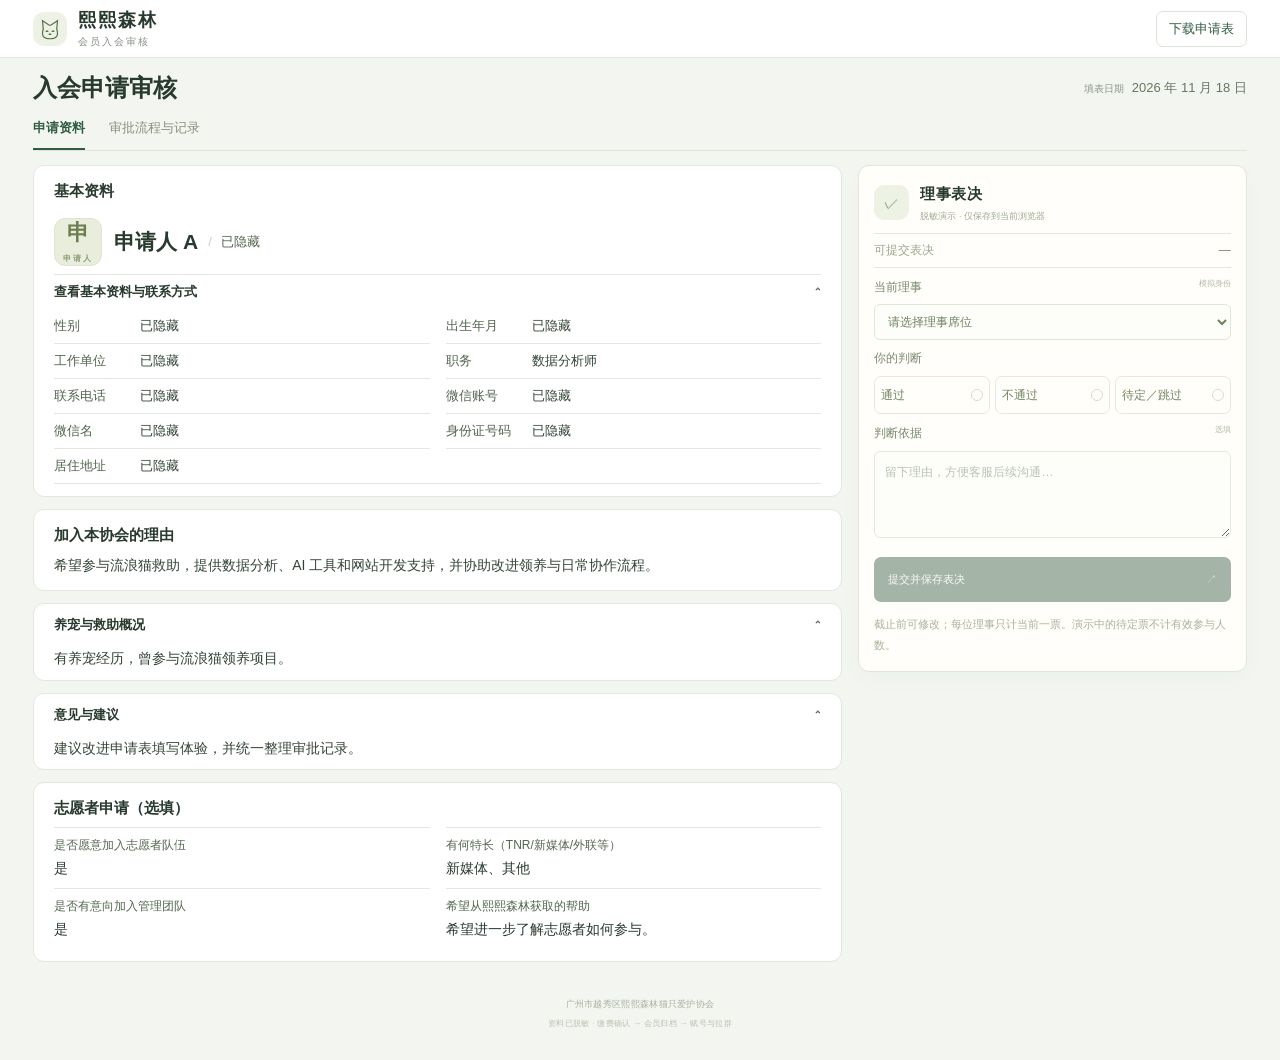
<file: application-review/index.html>
<!doctype html>
<html lang="zh-CN"><head><meta charset="utf-8"><meta name="viewport" content="width=device-width,initial-scale=1,viewport-fit=cover"><meta name="theme-color" content="#244e3b"><meta name="robots" content="noindex,nofollow"><title>入会审核 · 熙熙森林</title><style>:root{--ink:#28392e;--muted:#879085;--green:#315d43;--soft:#f2f5ed;--line:#e6eae1;--paper:#fffefa;--amber:#a27e3c}*{box-sizing:border-box}html{scroll-behavior:smooth;scroll-padding-top:26px}body{margin:0;background:#f5f6f0;color:var(--ink);font:14px/1.7 -apple-system,BlinkMacSystemFont,"Segoe UI","Microsoft YaHei",sans-serif;-webkit-font-smoothing:antialiased}button,input,select,textarea{font:inherit}button,a,summary{ -webkit-tap-highlight-color:transparent}button{cursor:pointer}a{color:inherit}button:disabled,fieldset:disabled .vote-option{cursor:not-allowed}button:disabled{opacity:.45}button:focus-visible,a:focus-visible,summary:focus-visible,input:focus-visible,select:focus-visible,textarea:focus-visible{outline:3px solid #9ba978;outline-offset:3px}.site-header{background:#fffefa;border-bottom:1px solid var(--line)}.header-inner{max-width:1190px;padding:19px 35px;margin:auto;display:flex;justify-content:space-between;align-items:center}.brand{display:flex;gap:11px;align-items:center;text-decoration:none;font-size:18px;font-weight:700;letter-spacing:2px;line-height:1.4}.brand small{display:block;font-size:10px;color:var(--muted);letter-spacing:2px;font-weight:400;margin-top:2px}.brand-mark{height:40px;width:40px;background:#eef2e6;border-radius:11px;color:#547047;display:grid;place-items:center}.brand-mark svg{width:29px;height:29px}.header-right{color:#778270;font-size:11px;display:flex;align-items:center;gap:7px}.header-right i{width:5px;height:5px;border-radius:50%;background:#8f9f75}.page{max-width:1190px;padding:0 35px;margin:auto}.mode-banner{display:flex;gap:12px;align-items:center;margin-top:20px;color:#8a7957;font-size:10px}.mode-banner>span{background:#eee9db;white-space:nowrap;padding:2px 7px;border-radius:4px;font-weight:600}.mode-banner p{margin:0}.intro{padding:29px 0 26px;display:flex;align-items:center;justify-content:space-between;gap:20px}.overline{font-size:9px;letter-spacing:2.5px;color:#8e9989}h1{font-family:"Noto Serif SC","Songti SC",SimSun,serif;font-size:32px;font-weight:600;letter-spacing:1px;line-height:1.4;margin:8px 0}h1>span{color:#99a677}.intro p{color:#899084;font-size:12px;margin:0}.intro-date{text-align:right;display:flex;flex-direction:column;color:#8c9589;font-size:10px;gap:4px}.intro-date strong{font-size:18px;font-weight:500;letter-spacing:1px;color:#697661}.intro-date small{font-size:9px}.tabs{display:flex;gap:31px;border-bottom:1px solid #dfe5d9;margin-bottom:25px}.tabs button{border:0;background:transparent;padding:13px 0 14px;color:#899182;font-size:12px;border-bottom:2px solid transparent}.tabs button.active{color:var(--green);border-color:var(--green);font-weight:650}.tabs button span{display:inline-block;min-width:19px;text-align:center;margin-left:5px;font-size:9px;background:#e8eddf;border-radius:4px;padding:0 4px;color:#718162}.tab-panel{display:none}.tab-panel.active{display:block}.workbench{display:grid;grid-template-columns:minmax(0,1fr) 320px;gap:29px;align-items:start}.paper{background:var(--paper);border:1px solid var(--line);border-radius:14px;overflow:hidden;box-shadow:0 6px 25px #2a3f2106}.profile{display:flex;align-items:center;gap:20px;padding:31px 34px 25px}.avatar{height:78px;width:70px;flex:0 0 70px;display:flex;align-items:center;justify-content:center;flex-direction:column;background:#e9eddb;color:#6e7d50;border:1px solid #dfe4cf;border-radius:11px;font-family:SimSun,serif;font-size:30px;line-height:1.3}.avatar span{font-family:inherit;font-size:8px;letter-spacing:2px;color:#8e9c75;margin-top:6px}.profile-main{min-width:0}.name-row{display:flex;align-items:center;gap:10px;flex-wrap:wrap}.name-row h2{font-size:24px;letter-spacing:2px;font-weight:650;margin:0}.alias{font-size:11px;color:#a0a598}.alias:before{content:'/';margin-right:9px;color:#c8cec0}.status-chip{font-size:9px;padding:3px 8px;background:#f1eddf;color:#a08b59;border-radius:4px;margin-left:auto}.occupation{font-size:11px;color:#7c8677;margin:7px 0 9px}.occupation>span{margin:0 5px;color:#ccd2c4}.skill-tags{display:flex;gap:6px;flex-wrap:wrap}.skill-tags span{font-size:9px;color:#728064;background:#f0f3e8;padding:3px 7px;border-radius:4px}.intentions{display:grid;grid-template-columns:repeat(3,1fr);margin:0 34px;padding:17px 0;border-top:1px solid var(--line);border-bottom:1px solid var(--line)}.intentions>div{padding:0 17px;border-right:1px solid var(--line);display:flex;gap:6px;flex-direction:column}.intentions>div:first-child{padding-left:0}.intentions>div:last-child{border:0}.intentions span{font-size:9px;letter-spacing:1px;color:#a0a795}.intentions b{font-size:11px;font-weight:500;color:#667657}.paper-section{padding:29px 34px;border-bottom:1px solid var(--line)}.paper-section.last{border:0;padding-top:20px;padding-bottom:20px}.section-heading{display:flex;gap:11px;align-items:center;margin-bottom:16px}.section-heading>span{font:italic 13px Georgia,serif;color:#acb59b}.section-heading h3{font-size:14px;font-weight:650;margin:0;letter-spacing:.5px}.summary-lead{font-size:14px;line-height:1.95;margin:0 0 22px;color:#4e604a}.facts{margin:0}.facts>div{display:grid;grid-template-columns:96px minmax(0,1fr);gap:10px;margin:0 0 14px;font-size:11px;line-height:1.95}.facts dt{color:#8c9586}.facts dd{margin:0;color:#667060;overflow-wrap:anywhere}.source-note{font-size:9px;color:#a2aa9a;line-height:1.9;margin:13px 0 0}.statement{font-size:12px;line-height:2.05;color:#6b7465;position:relative;padding:5px 0 0 18px;border-left:2px solid #e9eddf}.statement p{margin:0 0 15px}.statement p:last-child{margin-bottom:0}.quote-mark{position:absolute;left:-9px;top:-15px;background:var(--paper);height:23px;font:36px Georgia,serif;color:#b3bfa0}.additional{border-top:1px solid var(--line);margin-top:23px;padding-top:16px}.additional summary{font-size:11px}.additional summary>span{font-size:9px;color:#a4ac9b;margin-left:auto}.additional h4{font-size:11px;font-weight:500;margin:17px 0 3px}.additional p{font-size:11px;color:#89917e;margin:0}.privacy summary{font-size:10px;color:#8d9785}.privacy summary small{margin-left:auto;font-size:9px;color:#b2b9aa}.privacy p{font-size:10px;color:#8d9785;line-height:1.9}summary{list-style:none;cursor:pointer;display:flex;align-items:center;gap:8px}summary::-webkit-details-marker{display:none}summary:after{content:'⌄';font-size:12px;color:#a9b29d}details[open]>summary:after{transform:rotate(180deg)}.sidebar{min-width:0}.progress-panel{padding:20px 20px 14px;border:1px solid #e0e7d7;border-radius:11px;background:#f0f3e9;margin-bottom:15px}.small-heading{display:flex;align-items:center;justify-content:space-between;gap:8px}.small-heading h3{font-size:12px;margin:0;font-weight:650}.small-heading>span{font-size:8px;color:#9ba78d}.steps{list-style:none;margin:18px 0 15px;padding:0}.steps li{display:flex;align-items:flex-start;gap:10px;position:relative;padding-bottom:19px}.steps li:last-child{padding-bottom:0}.steps li:not(:last-child):after{content:'';position:absolute;height:calc(100% - 21px);width:1px;background:#d9e0cd;left:9px;top:23px}.step-dot{font-size:9px;width:20px;height:20px;border-radius:50%;display:grid;place-items:center;background:#e1e7d7;color:#8c9b7a;flex:0 0 20px;border:1px solid #d5dfca}.steps .complete .step-dot{background:#7e9768;color:#fff;border-color:#7e9768}.steps strong{display:block;font-size:10px;font-weight:550;line-height:1.6}.steps small{display:block;font-size:8px;color:#9ca78e;margin-top:2px;line-height:1.7}.steps b{font-size:8px;color:#a18c58;font-weight:400;margin-left:auto;white-space:nowrap}.steps .complete b{color:#77905f}.basic-details{border-top:1px solid #dfe6d4;padding-top:11px}.basic-details summary{font-size:9px;color:#8b997b}.basic-details summary span{font-size:8px;color:#83a06b;margin-left:auto}.basic-details p{font-size:9px;color:#7f8c71;line-height:1.8}.basic-details p b{font-weight:400;color:#4d7c45;margin-left:6px}.ballot-panel{background:#fffefa;border:1px solid #e0e7d9;border-radius:11px;padding:23px 20px;box-shadow:0 8px 25px #35432a06}.ballot-heading{display:flex;gap:11px;align-items:center}.ballot-icon{width:35px;height:35px;display:grid;place-items:center;border-radius:10px;background:#edf2e5;color:#7f9866;font-size:15px}.ballot-heading h3{margin:0;font-size:15px;font-weight:650;letter-spacing:.5px}.ballot-heading p{margin:2px 0 0;font-size:9px;color:#a0a995}.ballot-status{display:flex;justify-content:space-between;padding:12px 0;margin:15px 0 5px;border-top:1px solid var(--line);border-bottom:1px solid var(--line);font-size:9px;color:#9ba58f}.ballot-status strong{font-weight:500;color:#7f8e70;font-variant-numeric:tabular-nums}.ballot-panel>label{font-size:10px;color:#77876c;margin:14px 0 7px;display:flex;justify-content:space-between}.ballot-panel>label>span{font-size:8px;color:#b1b9a6}select{width:100%;min-width:0;border:1px solid #e0e7d8;border-radius:6px;padding:9px;color:#708161;background:#fdfefa;font-size:10px}fieldset{border:0;padding:0;margin:15px 0 0;min-width:0}legend{font-size:10px;color:#7c8a71;padding:0;margin-bottom:8px}.vote-option{display:flex;align-items:center;gap:10px;padding:10px 11px;border:1px solid #e4e9dd;border-radius:7px;margin-bottom:7px;cursor:pointer;transition:background .12s,border-color .12s}.vote-option input{position:absolute;opacity:0;pointer-events:none}.option-icon{width:25px;height:25px;display:grid;place-items:center;border-radius:7px;font-size:13px;background:#f0f4ea;color:#8da378}.no .option-icon{background:#f7efeb;color:#bd9b89}.skip .option-icon{background:#f2f2ec;color:#a4a58d}.vote-option b{font-size:11px;display:block;font-weight:550;color:#718360}.vote-option small{font-size:8px;display:block;color:#a9b19e;margin-top:1px}.vote-option i{margin-left:auto;width:12px;height:12px;border:1px solid #d6dfca;border-radius:50%}.vote-option:has(input:checked){background:#f1f6e9;border-color:#a7bb8f}.vote-option:has(input:checked) i{border:4px solid #8ba773;background:#fff}.vote-option:has(input:focus-visible){outline:3px solid #9ba978}.no:has(input:checked){background:#fbf3ef;border-color:#c9a994}.skip:has(input:checked){background:#f3f3ec;border-color:#b3b89b}textarea{width:100%;resize:vertical;min-height:70px;border:1px solid #e4e9dd;border-radius:6px;padding:10px;background:#fdfefa;color:#758369;font-size:10px;line-height:1.8}textarea::placeholder{color:#bbc2b2}select:disabled,textarea:disabled{color:#b0b8a4}.primary{border:0;width:100%;padding:13px 14px;border-radius:7px;background:#375e43;color:#f4f6ef;font-size:11px;font-weight:500;min-height:43px;margin-top:12px;display:flex;justify-content:space-between;align-items:center}.primary span{opacity:.6}.primary:not(:disabled):hover{background:#284b34}.ballot-footnote{font-size:8px;color:#a8b29c;line-height:1.9;margin:12px 0 0}.form-feedback{font-size:10px;color:#708c5d;line-height:1.8;margin:8px 0 0}.ballot-result{background:#edf3e3;color:#63834b;font-size:12px;padding:12px;border-radius:7px;margin-top:12px}.rule-panel{padding:18px 8px 10px}.rule-panel h4{font-size:10px;font-weight:550;color:#7f8c74;margin:0 0 7px}.rule-panel p{font-size:9px;color:#a0aa94;line-height:1.9;margin:0}.rule-panel b{color:#85986f;font-weight:550}.rule-panel .source-note{font-size:8px;margin-top:6px}.demo-tools{font-size:9px;border-top:1px solid #e1e7d8;padding:13px 8px;color:#89997b;margin-top:9px}.demo-tools summary>span{margin-left:auto;font-size:8px;color:#a9b39d}.demo-tools p{font-size:9px;line-height:1.9}.tool-buttons{display:flex;gap:7px;flex-wrap:wrap}.tool-buttons button,.outline{border:1px solid #dce4d3;border-radius:6px;background:#fffefa;padding:8px 10px;color:#798b68;font-size:9px}.records-header{display:flex;gap:20px;align-items:center;justify-content:space-between;margin:30px 0}.records-header h2{font-family:SimSun,serif;font-weight:500;font-size:25px;margin:6px 0}.records-header p{color:#929c86;font-size:11px;margin:0}.outline{font-size:11px;white-space:nowrap;padding:10px 15px}.metrics{display:grid;grid-template-columns:repeat(4,1fr);gap:15px;margin-bottom:22px}.metric{background:var(--paper);border:1px solid var(--line);border-radius:9px;padding:20px 24px}.metric small{color:#8f9b83;font-size:10px;display:block}.metric b{font-size:26px;color:#6e865b;font-weight:500}.record-list{border:1px solid var(--line);border-radius:12px;overflow:hidden;background:var(--paper)}.record-row{display:grid;grid-template-columns:130px 80px minmax(0,1fr) 160px;gap:16px;padding:18px 25px;border-bottom:1px solid var(--line);font-size:11px;align-items:center}.record-row:last-child{border:0}.record-row strong{font-size:11px;font-weight:500}.record-row p{margin:0;color:#8d9882;overflow-wrap:anywhere}.record-row time{color:#abb39e;font-size:9px}.vote-badge{padding:3px 8px;border-radius:4px;font-size:9px;width:max-content;color:#70915b;background:#edf4e4}.vote-badge.no{color:#a4816e;background:#f6ece5}.vote-badge.skip{color:#929478;background:#eeefe5}.vote-badge.pending{color:#b5bca8;background:#f4f5ed}.history-box{padding:20px 4px;font-size:10px;color:#8d9d7e}.history-item{padding:10px 0;border-bottom:1px solid var(--line);font-size:10px}.empty-state{text-align:center;padding:75px 25px;border:1px dashed #dce3d1;border-radius:13px;background:#fafbf5;color:#99a589}.empty-state strong{display:block;font-size:17px;font-weight:500;color:#7a8d69;margin-bottom:9px}.empty-state p{font-size:11px;margin:0;line-height:1.9}.archive-card{background:var(--paper);border:1px solid var(--line);border-radius:12px;padding:25px;margin-bottom:17px}.archive-top{display:flex;gap:15px;justify-content:space-between;align-items:center}.archive-top h3{font-size:14px;margin:0;font-weight:550}.archive-top small{font-size:10px;color:#a0ac91}.archive-top strong{font-size:14px;font-weight:500;color:#71935b}.archive-card>p{font-size:11px;color:#8c9b7d;margin:15px 0}.archive-card details{font-size:11px;color:#879978}.archive-card .record-row{grid-template-columns:100px 70px minmax(0,1fr);padding:12px 0}.archive-card .record-row time{display:none}.archive-card button{margin-top:17px}.mobile-action{display:none}footer{padding:35px 0 30px;color:#a9b19f;text-align:center;font-size:9px;letter-spacing:.3px}footer>span{display:block;font-size:8px;margin-top:4px;color:#bbc1b2}#toast{display:none;position:fixed;bottom:25px;left:50%;transform:translateX(-50%);padding:12px 19px;max-width:calc(100vw - 32px);width:max-content;background:#314e37;color:#fff;border-radius:8px;font-size:12px;z-index:10;box-shadow:0 10px 20px #314e371a}
@media(min-width:1400px){.header-inner,.page{max-width:1230px}.workbench{grid-template-columns:minmax(0,1fr) 340px;gap:33px}.profile,.paper-section{padding-left:40px;padding-right:40px}.intentions{margin-left:40px;margin-right:40px}.paper-section{padding-top:32px;padding-bottom:32px}.summary-lead{font-size:15px}.statement{font-size:13px}.facts>div{font-size:12px}.ballot-panel{padding:25px}.progress-panel{padding:23px}}
@media(max-width:900px){.page{padding-left:24px;padding-right:24px}.header-inner{padding-left:24px;padding-right:24px}.workbench{grid-template-columns:minmax(0,1fr) 292px;gap:20px}.profile{padding:25px 24px;gap:14px}.paper-section{padding:25px 24px}.intentions{margin:0 24px}.avatar{width:54px;flex-basis:54px;height:65px;font-size:25px}.occupation{font-size:10px}.facts>div{grid-template-columns:78px minmax(0,1fr)}.name-row{gap:7px}.name-row h2{font-size:21px}.status-chip{margin-left:0;font-size:8px}.facts>div{font-size:10px}}
@media(max-width:700px){.header-inner{padding:15px 19px}.brand{font-size:16px;gap:9px}.brand-mark{height:35px;width:35px;border-radius:9px}.brand small{font-size:8px}.header-right{font-size:9px}.page{padding:0 16px}.mode-banner{margin-top:14px;gap:8px;align-items:flex-start;font-size:9px;line-height:1.7}.mode-banner>span{padding:2px 5px;font-size:8px}.intro{padding:23px 0 15px;align-items:flex-start}.overline{font-size:8px;letter-spacing:1.8px}h1{font-size:25px;letter-spacing:0;margin:6px 0}.intro p{font-size:10px}.intro-date{padding-top:2px;gap:4px;font-size:8px}.intro-date strong{font-size:12px;letter-spacing:0}.intro-date small{max-width:80px;line-height:1.7;font-size:7px}.tabs{margin-bottom:18px;gap:25px}.tabs button{font-size:11px;padding:12px 0}.tabs button span{font-size:8px}.workbench{display:flex;flex-direction:column;gap:18px}.paper,.sidebar{width:100%;min-width:0}.paper{border-radius:11px}.profile{padding:24px 21px 21px;gap:14px}.avatar{width:59px;flex-basis:59px;height:67px}.name-row{gap:8px}.name-row h2{font-size:24px}.alias{font-size:10px}.status-chip{font-size:8px;margin-left:auto}.profile-main{flex:1}.occupation{font-size:10px;line-height:1.9}.skill-tags{gap:5px}.skill-tags span{font-size:8px;padding:3px 5px}.intentions{margin:0 21px;padding:15px 0}.intentions>div{padding-left:13px;padding-right:8px;gap:5px}.intentions span{font-size:8px}.intentions b{font-size:10px}.paper-section{padding:25px 21px}.section-heading{gap:9px;margin-bottom:15px}.section-heading h3{font-size:14px}.summary-lead{font-size:14px;line-height:1.95;margin-bottom:21px}.facts>div{grid-template-columns:80px minmax(0,1fr);font-size:11px;gap:10px;margin-bottom:15px}.statement{font-size:12px;line-height:2.05;padding-left:15px}.statement p{margin-bottom:17px}.additional{margin-top:22px}.additional summary{font-size:10px}.additional summary>span{font-size:8px}.privacy summary{font-size:10px}.privacy summary small{font-size:8px}.progress-panel{padding:22px;margin-bottom:15px}.small-heading h3{font-size:13px}.small-heading>span{font-size:9px}.steps{margin-top:21px}.steps strong{font-size:12px}.steps small{font-size:10px}.steps b{font-size:10px}.step-dot{width:23px;height:23px;flex-basis:23px;font-size:10px}.steps li:not(:last-child):after{left:11px;top:26px}.steps li{padding-bottom:21px}.basic-details summary{font-size:10px}.basic-details p{font-size:11px}.ballot-panel{padding:24px 22px;scroll-margin-top:20px}.ballot-heading h3{font-size:18px}.ballot-heading p{font-size:11px}.ballot-heading{gap:13px}.ballot-icon{width:42px;height:42px;font-size:19px}.ballot-status{font-size:11px;margin-top:20px;padding:15px 0}.ballot-panel>label,legend{font-size:12px}.ballot-panel>label>span{font-size:10px}select{font-size:12px;padding:12px}.vote-option{padding:12px;gap:13px;margin-bottom:9px}.option-icon{width:31px;height:31px;font-size:16px}.vote-option b{font-size:13px}.vote-option small{font-size:10px}.vote-option i{width:15px;height:15px}.ballot-panel>label{margin-top:19px}.ballot-panel textarea{font-size:12px;min-height:90px;padding:12px}.primary{font-size:13px;min-height:49px;padding:14px 16px;margin-top:15px}.ballot-footnote{font-size:10px}.rule-panel{padding:21px 9px}.rule-panel h4{font-size:11px}.rule-panel p{font-size:10px}.rule-panel .source-note{font-size:9px}.demo-tools{font-size:11px}.demo-tools p{font-size:10px}.demo-tools summary>span{font-size:9px}.tool-buttons button{font-size:10px;min-height:40px}.records-header{margin:24px 0 20px;gap:12px;align-items:flex-start;flex-direction:column}.records-header h2{font-size:24px}.records-header p{font-size:11px}.outline{font-size:10px}.metrics{gap:9px;grid-template-columns:repeat(2,1fr);margin-bottom:17px}.metric{padding:16px 19px}.record-row{grid-template-columns:minmax(0,1fr) 65px;gap:5px 12px;padding:17px 18px}.record-row strong{font-size:12px}.record-row p{grid-column:1/3;font-size:11px;margin-top:4px}.record-row time{grid-column:1/3;margin-top:3px}.record-row .vote-badge{justify-self:end}.history-box{font-size:11px}.history-item{font-size:10px}.archive-card{padding:21px}.archive-card .record-row{grid-template-columns:1fr 65px}.archive-card .record-row p{grid-column:1/3}.archive-top h3{font-size:13px}.archive-top{align-items:flex-start}.archive-top small{font-size:9px}.archive-top strong{font-size:13px;white-space:nowrap}.archive-card>p{font-size:10px}.empty-state{padding:55px 20px}.mobile-action{position:fixed;bottom:calc(15px + env(safe-area-inset-bottom,0px));right:20px;display:flex;gap:20px;align-items:center;text-decoration:none;background:#345e42;color:#fff;padding:12px 17px;font-size:12px;border-radius:28px;z-index:4;box-shadow:0 5px 20px #2c452a33}.mobile-action span{opacity:.6}footer{padding-bottom:95px;font-size:8px}#toast{bottom:calc(73px + env(safe-area-inset-bottom,0px));font-size:11px}.form-feedback{font-size:11px}}
@media(max-width:359px){.page{padding:0 12px}.header-inner{padding:14px 16px}.intro-date{display:none}h1{font-size:24px}.profile,.paper-section{padding-left:18px;padding-right:18px}.intentions{margin:0 18px}.name-row h2{font-size:21px}.status-chip{margin-left:0}.avatar{width:49px;flex-basis:49px;height:60px}.occupation{font-size:9px}.facts>div{grid-template-columns:72px minmax(0,1fr);gap:8px}.privacy summary small{display:none}.additional summary>span{display:none}}
@media(prefers-reduced-motion:reduce){html{scroll-behavior:auto}.vote-option{transition:none}}

.mobile-action[hidden],.demo-start[hidden]{display:none}.demo-start{display:block;width:100%;margin:15px 0 7px;border:1px dashed #adbd96;border-radius:7px;background:#f2f6ea;color:#71895e;padding:11px;font-size:10px;min-height:42px}.demo-start:hover{background:#e9f0dd}@media(max-width:700px){.demo-start{font-size:12px;min-height:46px}}

.onboarding-panel{margin-top:16px;padding:20px;background:#fffefa;border:1px solid #e0e7d9;border-radius:11px}.membership-state{font-size:11px;color:#71885f;margin:13px 0}.onboarding-panel label{display:block;font-size:10px;color:#8a997c;margin:15px 0 6px}.onboarding-panel input{width:100%;min-width:0;border:1px solid #e0e7d8;border-radius:6px;padding:10px;color:#708161;background:#fdfefa;font-size:11px}.onboarding-panel button{display:block;width:100%;margin-top:9px;min-height:38px}.onboarding-panel button:disabled{opacity:.4}.steps .complete .step-dot{background:#7e9768;color:white}.progress-panel .small-heading>span{font-size:8px}@media(max-width:700px){.onboarding-panel{padding:22px}.onboarding-panel label{font-size:12px}.onboarding-panel input{font-size:12px}.onboarding-panel button{min-height:44px;font-size:12px}.membership-state{font-size:12px}}

.full-fields{margin:20px 0 0}.full-fields>div{display:grid;grid-template-columns:minmax(95px,36%) minmax(0,1fr);gap:13px;padding:11px 0;border-bottom:1px solid var(--line);font-size:11px}.full-fields>div:last-child{border-bottom:0}.full-fields dt{color:#8a9581}.full-fields dd{margin:0;color:#65775b;overflow-wrap:anywhere}.source-terms summary{font-size:11px;color:#738665}.source-terms summary span{margin-left:auto;font-size:9px;color:#a4ae99}.source-terms h4{font-size:11px;font-weight:550;margin:22px 0 8px}.source-terms p{font-size:11px;line-height:1.95;color:#859479;margin:10px 0}.attachment-panel{display:flex;gap:12px;background:#fffefa;border:1px solid #e0e7d9;border-radius:11px;padding:19px;margin-bottom:15px;align-items:flex-start}.attachment-icon{background:#eaf0e2;color:#829c6b;border:1px solid #dbe5d1;border-radius:8px;font-weight:650;font-size:20px;width:38px;flex:0 0 38px;height:45px;display:grid;place-items:center}.attachment-panel>div:last-child{min-width:0;flex:1}.attachment-panel h3{font-size:12px;margin:0 0 5px}.attachment-panel p{font-size:9px;color:#9aa78c;margin:0 0 11px}.attachment-download{display:flex;justify-content:space-between;align-items:center;gap:12px;text-decoration:none;color:#6b8559;border:1px solid #dbe5d0;border-radius:6px;background:#f3f7ed;padding:10px 11px;font-size:10px;min-height:40px}.attachment-download:hover{background:#eaf1df}.attachment-panel small{font-size:8px;color:#a7b19a;display:block;margin-top:9px;line-height:1.8}@media(max-width:700px){.full-fields>div{font-size:12px;padding:12px 0}.source-terms summary{font-size:12px}.source-terms p{font-size:12px}.source-terms h4{font-size:12px}.attachment-panel{padding:22px;gap:14px}.attachment-panel h3{font-size:14px}.attachment-panel p{font-size:11px}.attachment-download{font-size:12px;min-height:45px}.attachment-panel small{font-size:10px}}

.local-review {
  --paper: #fff;
  --line: #e2e8df;
  background: #f2f5f0;
}

.local-review .site-header { background: var(--paper); }
.local-review .header-inner,
.local-review .page { max-width: 1360px; padding-inline: clamp(16px, 2.6vw, 36px); }
.local-review .header-inner { padding-block: 8px; }
.local-review .brand-mark { width: 34px; height: 34px; }
.local-review .brand-mark svg { width: 24px; height: 24px; }
.local-review .intro { padding: 14px 0 5px; align-items: center; }
.local-review h1 { margin: 0; font-family: inherit; font-size: 24px; font-weight: 650; line-height: 1.3; letter-spacing: 0; }
.local-review .intro-date { display: flex; flex-direction: row; align-items: baseline; gap: 8px; }
.local-review .intro-date strong { font-size: 13px; letter-spacing: 0; }
.local-review .tabs { margin-bottom: 14px; gap: 24px; }
.local-review .tabs button { padding: 9px 0; font-size: 13px; }

.topbar-download {
  display: inline-flex;
  align-items: center;
  min-height: 36px;
  padding: 0 12px;
  border: 1px solid #dbe5d8;
  border-radius: 7px;
  color: #315d43;
  font-size: 13px;
  white-space: nowrap;
  text-decoration: none;
}
.topbar-download:hover { background: #edf3eb; }

.local-review .workbench { gap: 16px; }
.local-review .paper {
  display: grid;
  gap: 12px;
  background: transparent;
  border: 0;
  overflow: visible;
  box-shadow: none;
}
.local-review .profile { padding: 8px 0; gap: 12px; }
.local-review .avatar { width: 48px; height: 48px; flex-basis: 48px; font-family: inherit; font-size: 22px; font-weight: 600; }
.local-review .name-row h2 { font-size: 21px; letter-spacing: 0; overflow-wrap: anywhere; }
.local-review .alias { color: #52644f; font-size: 13px; overflow-wrap: anywhere; }
.local-review .intentions {
  margin: 0;
  padding: 0;
  gap: 0 16px;
  grid-template-columns: repeat(2, minmax(0, 1fr));
  border: 0;
}
.local-review .intentions > div {
  padding: 7px 0;
  gap: 2px;
  border: 0;
  border-top: 1px solid var(--line);
}
.local-review .intentions > div:last-child { border-top: 1px solid var(--line); }
.local-review .intentions dt { color: #53664f; font-size: 12px; }
.local-review .intentions dd { margin: 0; }
.local-review .paper-section,
.local-review .workflow-card {
  padding: 0 20px;
  background: var(--paper);
  border: 1px solid var(--line);
  border-radius: 11px;
}
.local-review .form-source,
.local-review .volunteer-card,
.local-review .paper-section:has(.statement) { padding-block: 12px; }
.local-review .paper-section > h3 { margin: 0 0 6px; font-size: 15px; }
.local-review .form-source .profile-details { border-top: 1px solid var(--line); }
.local-review .form-source .profile-details summary { min-height: 34px; }
.local-review .section-heading { margin-bottom: 6px; }
.local-review .section-heading h3 { font-size: 15px; letter-spacing: 0; }
.local-review .statement {
  padding: 0;
  border: 0;
  color: #334436;
  font-size: 14px;
  line-height: 1.7;
}
.local-review .statement p { margin: 0 0 6px; }
.local-review .statement p:last-child { margin-bottom: 0; }
.local-review .profile-details { margin: 0; padding: 0; border: 0; }
.local-review .profile-details summary { justify-content: space-between; min-height: 43px; font-size: 13px; font-weight: 600; }
.local-review .profile-details summary::after { color: #50694d; }
.local-review .summary-lead { color: #334436; font-size: 14px; line-height: 1.7; margin: 0 0 9px; }
.local-review .full-fields { margin: 0; display: grid; grid-template-columns: repeat(2, minmax(0, 1fr)); gap: 0 16px; }
.local-review .full-fields > div { padding: 6px 0; grid-template-columns: 6em minmax(0, 1fr); gap: 8px; font-size: 13px; }
.local-review .full-fields > div:last-child { border-bottom: 1px solid var(--line); }
.local-review .wide-field { grid-column: 1 / -1; }
.local-review .full-fields dt { color: #52644f; }
.local-review .full-fields dd { color: #334436; }
.local-review :is(.full-fields dd, .statement p, .summary-lead, .intentions dd) { white-space: pre-wrap; overflow-wrap: anywhere; }

.local-review .sidebar { display: grid; gap: 12px; }
.local-review .sidebar > section { margin: 0; }
.local-review .workflow-grid {
  display: grid;
  grid-template-columns: minmax(280px, 1fr) minmax(0, 1.6fr);
  align-items: start;
  gap: 16px;
}
.local-review .workflow-ledger { display: grid; min-width: 0; gap: 12px; }
.local-review .workflow-card { padding-block: 14px; }
.local-review .workflow-card .records-header { margin: 0 0 12px; flex-wrap: wrap; }
.local-review .workflow-card .records-header h2 {
  margin: 0;
  font: inherit;
  font-size: 16px;
  font-weight: 650;
}
.local-review .workflow-card .records-header h2 span {
  margin-inline-start: 8px;
  font-size: 12px;
  color: #52644f;
}
.local-review .progress-panel,
.local-review .ballot-panel,
.local-review .onboarding-panel { padding: 15px; }
.local-review .workflow-grid .progress-panel { margin: 0; }
.local-review .workflow-grid .onboarding-panel[hidden] { display: none; }
.local-review .progress-panel .small-heading h3 { font-size: 14px; }
.local-review .steps { margin: 10px 0; }
.local-review .steps li { padding-bottom: 9px; }
.local-review .steps li:last-child { padding-bottom: 0; }
.local-review .steps strong { font-size: 12px; }
.local-review .steps small,
.local-review .steps b,
.local-review .basic-details summary,
.local-review .basic-details summary span { font-size: 11px; }
.local-review .basic-details { flex: 1; min-width: 0; border: 0; padding: 0; }
.local-review .basic-details summary { min-height: 24px; font-weight: 600; color: var(--ink); }
.local-review .basic-details summary span { white-space: nowrap; }
.local-review .basic-details p { font-size: 12px; }
.local-review .ballot-status { margin-top: 9px; padding: 6px 0; font-size: 12px; }
.local-review .ballot-panel > label,
.local-review .ballot-panel legend { margin-top: 9px; font-size: 12px; }
.local-review #identity { font-size: 12px; }
.local-review .ballot-panel textarea { min-height: 56px; font-size: 12px; }
.local-review .ballot-footnote { font-size: 11px; }

@media (min-width: 701px) {
  .local-review .workbench { grid-template-columns: minmax(0, 1fr) clamp(308px, 32%, 414px); }
  .local-review #choiceGroup { display: grid; grid-template-columns: repeat(3, minmax(0, 1fr)); gap: 5px; margin-top: 8px; }
  .local-review .vote-option { margin: 0; min-height: 38px; padding: 6px; gap: 4px; }
  .local-review .vote-option :is(small, .option-icon) { display: none; }
  .local-review .vote-option b { font-size: 12px; white-space: nowrap; }
}

@media (max-width: 820px) {
  .local-review .full-fields { grid-template-columns: 1fr; }
}

@media (max-width: 700px) {
  .local-review h1 { font-size: 20px; }
  .local-review .intro-date { flex-direction: column; align-items: flex-end; gap: 0; }
  .local-review .intro-date strong { font-size: 11px; }
  .local-review .topbar-download { min-height: 44px; }
  .local-review .workflow-grid { grid-template-columns: minmax(0, 1fr); }
  .local-review .paper-section,
  .local-review .workflow-card { padding-inline: 14px; }
  .local-review .workflow-card .records-header { flex-direction: row; align-items: center; }
}
</style></head><body class="local-review">
<header class="site-header"><div class="header-inner"><a class="brand" href="#"><span class="brand-mark" aria-hidden="true"><svg viewbox="0 0 32 32" fill="none"><path d="M7 16 6 5l9 6h2l9-6-1 11c3 10-1 13-9 13S4 26 7 16Z" stroke="currentColor" stroke-width="1.6"></path><path d="M11 19h2m6 0h2m-6 4h2" stroke="currentColor" stroke-width="2" stroke-linecap="round"></path></svg></span><span>熙熙森林<small>会员入会审核</small></span></a><a class="topbar-download" href="./membership-application-redacted.docx" download="membership-application-redacted.docx" title="下载脱敏 Word 申请表">下载申请表</a></div></header>
<div class="page"><section class="intro"><div><h1>入会申请审核</h1></div><div class="intro-date"><span>填表日期</span><strong>2026 年 11 月 18 日</strong></div></section>
<nav class="tabs" aria-label="审核页面"><button class="active" data-tab="application" aria-current="page" aria-controls="application">申请资料</button><button data-tab="workflow" aria-controls="workflow">审批流程与记录</button></nav>
<section class="tab-panel active" id="application"><div class="workbench"><div class="paper"><section class="paper-section form-source"><h3>基本资料</h3><section class="profile"><div class="avatar" aria-hidden="true">申<span>申请人</span></div><div class="profile-main"><div class="name-row"><h2>申请人 A</h2><span class="alias">已隐藏</span></div></div></section>
<details class="profile-details" open="open"><summary>查看基本资料与联系方式</summary><dl class="full-fields"><div><dt>性别</dt><dd>已隐藏</dd></div><div><dt>出生年月</dt><dd>已隐藏</dd></div><div><dt>工作单位</dt><dd>已隐藏</dd></div><div><dt>职务</dt><dd>数据分析师</dd></div><div><dt>联系电话</dt><dd>已隐藏</dd></div><div><dt>微信账号</dt><dd>已隐藏</dd></div><div><dt>微信名</dt><dd>已隐藏</dd></div><div><dt>身份证号码</dt><dd>已隐藏</dd></div><div class="wide-field"><dt>居住地址</dt><dd>已隐藏</dd></div></dl></details></section><section class="paper-section"><div class="section-heading"><h3>加入本协会的理由</h3></div><div class="statement"><p>希望参与流浪猫救助，提供数据分析、AI 工具和网站开发支持，并协助改进领养与日常协作流程。</p></div></section>
<section class="paper-section"><details class="profile-details" open="open"><summary>养宠与救助概况</summary><p class="summary-lead">有养宠经历，曾参与流浪猫领养项目。</p></details></section>
<section class="paper-section"><details class="profile-details" open="open"><summary>意见与建议</summary><p class="summary-lead">建议改进申请表填写体验，并统一整理审批记录。</p></details></section><section class="paper-section volunteer-card"><h3>志愿者申请（选填）</h3><dl class="intentions"><div><dt>是否愿意加入志愿者队伍</dt><dd>是</dd></div><div><dt>有何特长（TNR/新媒体/外联等）</dt><dd>新媒体、其他</dd></div><div><dt>是否有意向加入管理团队</dt><dd>是</dd></div><div><dt>希望从熙熙森林获取的帮助</dt><dd>希望进一步了解志愿者如何参与。</dd></div></dl>
</section></div>
<aside class="sidebar"><section class="ballot-panel" id="ballot"><div class="ballot-heading"><span class="ballot-icon">✓</span><div><h3>理事表决</h3><p>脱敏演示 · 仅保存到当前浏览器</p></div></div><div class="ballot-status"><span id="ballotStatus">尚未发起</span><strong id="countdown">—</strong></div><div id="ballotResult" class="ballot-result" hidden></div><button class="demo-start" id="startDemo" hidden="hidden">体验表决流程 · 仅本机演示</button><label for="identity">当前理事 <span>模拟身份</span></label><select id="identity" disabled><option>请先发起演示表决</option></select><fieldset id="choiceGroup" disabled><legend>你的判断</legend><label class="vote-option yes"><input type="radio" name="choice" value="yes"><span class="option-icon">✓</span><span><b>通过</b><small>支持加入协会</small></span><i></i></label><label class="vote-option no"><input type="radio" name="choice" value="no"><span class="option-icon">×</span><span><b>不通过</b><small>暂不支持加入</small></span><i></i></label><label class="vote-option skip"><input type="radio" name="choice" value="skip"><span class="option-icon">—</span><span><b>待定／跳过</b><small>暂未形成判断</small></span><i></i></label></fieldset><label for="opinion">判断依据 <span>选填</span></label><textarea id="opinion" rows="3" maxlength="300" disabled placeholder="留下理由，方便客服后续沟通…"></textarea><button class="primary" id="submitVote" disabled>提交并保存表决 <span>↗</span></button><p class="form-feedback" id="feedback" role="status"></p><p class="ballot-footnote">截止前可修改；每位理事只计当前一票。演示中的待定票不计有效参与人数。</p></section>
</aside></div></section>
<section class="tab-panel" id="workflow"><div class="workflow-grid"><section class="progress-panel"><div class="small-heading"><h3>审批流程</h3><span>初筛 → 表决 → 入会办理</span></div><ol class="steps"><li id="blackStep"><span class="step-dot">1</span><div><strong>黑名单检查</strong><small id="blackText">待客服核验 · 未连接真实名单库</small></div><b id="blackMark">待核验</b></li><li class="complete"><span class="step-dot">✓</span><details class="basic-details"><summary>基本问题审批<span>已通过</span></summary><p>（一）遵守国家的法律法规，拥护本协会的章程；【是】</p><p>（二）有加入本协会的意愿；【是】</p><p>（三）在本协会的业务领域内具有一定的认知度，有继续学习的意愿；【是】</p><p>（四）愿意为社会服务。【是】</p></details></li><li><span class="step-dot" id="voteStep">3</span><div><strong id="phaseTitle">理事会表决</strong><small id="phaseText">等待完成初筛后发起</small></div></li><li id="paymentStep"><span class="step-dot">4</span><div><strong>确认缴费情况</strong><small id="paymentText">仅表决通过后进入，待核实到账</small></div></li><li id="memberArchiveStep"><span class="step-dot">5</span><div><strong>会员信息归档</strong><small id="memberArchiveText">确认缴费后建立会员档案</small></div></li><li id="admissionStep"><span class="step-dot">6</span><div><strong>赋予编号并拉群</strong><small id="admissionText">会员归档后分配编号，再确认入群</small></div></li></ol><section class="onboarding-panel" id="onboardingPanel" hidden="hidden"><div class="small-heading"><h3>入会后续办理</h3><span>模拟客服视角</span></div><p id="membershipState" class="membership-state">表决通过后，继续办理缴费、会员归档及赋号拉群。</p><p class="source-note">此处仅记录本机模拟操作，不真实收款、不分配正式编号、不自动拉群。</p><div id="onboardingActions" hidden><label for="paymentNote">缴费核验备注（演示）</label><input id="paymentNote" maxlength="150" placeholder="如：核验凭证及到账情况"><button id="confirmPayment" class="outline">确认缴费（演示）</button><button id="archiveMember" class="outline">会员信息归档（演示）</button><label for="memberNumber">演示会员编号</label><input id="memberNumber" maxlength="45" placeholder="DEMO-001"><button id="assignNumber" class="outline">赋予编号（演示）</button><button id="confirmGroup" class="outline">确认已拉群（演示）</button></div></section></section>
<div class="workflow-ledger"><section class="workflow-card" id="records"><div class="records-header"><div><h2>表决记录<span id="recordBadge">0</span></h2></div><button class="outline" id="exportVotes">导出当前票据</button></div><div class="metrics" id="metrics"></div><div class="record-list" id="recordList"></div><details class="history-box"><summary>查看提交与修改历史</summary><div id="historyList"></div></details></section>
<section class="workflow-card" id="archives"><div class="records-header"><div><h2>记录与归档<span id="archiveBadge">0</span></h2></div><button class="outline" id="exportArchives">导出归档 JSON</button></div><div id="archiveList"></div><div id="memberArchiveList"></div></section>
</div></div></section><footer>广州市越秀区熙熙森林猫只爱护协会<span>资料已脱敏 · 缴费确认 → 会员归档 → 赋号与拉群</span></footer></div><a class="mobile-action" href="#ballot">前往表决 <span>↓</span></a><div id="toast" role="status"></div><script>globalThis.reviewSample=["\u7533\u8bf7\u4eba A\uff08\u5df2\u9690\u85cf\uff09", true];
(function(root,factory){if(typeof module==='object'&&module.exports)module.exports=factory();else root.BallotCore=factory()})(typeof globalThis!=='undefined'?globalThis:this,function(){
'use strict';
function create(names,now){if(!Array.isArray(names)||!names.length)throw Error('请先设置理事名单');return {version:1,id:'review-'+now,status:'open',startedAt:now,deadline:now+86400000,roster:names.map((name,i)=>({id:'member-'+i,name})),votes:{},history:[],archive:null}}
function count(s){const a=Object.values(s.votes);return {yes:a.filter(v=>v.choice==='yes').length,no:a.filter(v=>v.choice==='no').length,skip:a.filter(v=>v.choice==='skip').length,total:s.roster.length}}
function settle(s,now){if(s.status!=='open')return false;const c=count(s),participated=c.yes+c.no;const early=participated>s.roster.length*2/3;if(!early&&now<s.deadline)return false;s.status='archived';s.archive=JSON.parse(JSON.stringify({id:s.id,applicant:globalThis.reviewSample[0],finishedAt:now,startedAt:s.startedAt,deadline:s.deadline,reason:early?'有效参与人数超过全体理事的 2/3':'24 小时到期',result:c.yes===c.no?'待客服跟进':c.yes>c.no?'通过':'不通过',counts:c,roster:s.roster,votes:s.votes,history:s.history,rules:{skipCountsAsParticipation:false,allowChangeBeforeClose:true,timeoutMinimumParticipation:null}}));return true}
function vote(s,memberId,choice,comment,now){settle(s,now);if(s.status!=='open')throw Error('本轮已结束，不能再提交或修改');if(!s.roster.some(m=>m.id===memberId))throw Error('无理事投票权限');if(!['yes','no','skip'].includes(choice))throw Error('请选择判断');const before=s.votes[memberId]||null;const next={memberId,choice,comment:String(comment||'').trim().slice(0,300),at:now};s.votes[memberId]=next;s.history.push({memberId,before,after:{...next},at:now});settle(s,now);return s}
function membership(s){if(!s)return {title:'待初筛',step:0};if(s.status==='open')return {title:'理事表决中',step:0};if(s.archive?.result!=='通过')return {title:s.archive?.result==='不通过'?'表决未通过':'待客服跟进',step:0};const p=s.onboarding||{};if(!p.payment)return {title:'表决通过 · 待确认缴费',step:1};if(!p.memberArchive)return {title:'缴费已确认 · 待会员归档',step:2};if(!p.number)return {title:'会员已归档 · 待赋予编号',step:3};if(!p.group)return {title:'编号已赋予 · 待拉群',step:4};return {title:'入会办理完成 · 演示',step:5}}
function onboard(s,action,detail,now){if(s?.status!=='archived'||s.archive?.result!=='通过')throw Error('仅表决通过后可办理缴费及入会');const p=s.onboarding||(s.onboarding={events:[]});const event={action,at:now,by:'模拟客服',detail:String(detail||'').trim().slice(0,150)};if(action==='payment'){if(p.payment)throw Error('缴费已确认');p.payment=event}else if(action==='memberArchive'){if(!p.payment)throw Error('先确认缴费，才能归档会员信息');if(p.memberArchive)throw Error('会员信息已归档');p.memberArchive={...event,applicant:globalThis.reviewSample[0],ballotArchiveId:s.archive.id,payment:{...p.payment},dataScope:'本机脱敏演示资料'}}else if(action==='number'){if(!p.memberArchive)throw Error('先归档会员信息，再赋予编号');if(p.number)throw Error('编号已赋予');if(!/^DEMO-[A-Za-z0-9-]{1,40}$/.test(event.detail))throw Error('演示编号请以 DEMO- 开头，例如 DEMO-001');p.number=event}else if(action==='group'){if(!p.number)throw Error('先赋予会员编号，再确认拉群');if(p.group)throw Error('已确认拉群');p.group=event}else throw Error('不支持的办理操作');p.events.push(event);return s}
return {create,count,settle,vote,membership,onboard};
});
</script><script>'use strict';
const Core=window.BallotCore,$=id=>document.getElementById(id),KEY='xx-review-workbench-v1',labels={yes:'通过',no:'不通过',skip:'待定／跳过'};let state={round:null,archives:[]},selectedMember='',toastTimer;
const localReview=Array.isArray(globalThis.reviewSample);
const votingAllowed=!localReview||globalThis.reviewSample[1]===true;
const seatNames=Array.from({length:9},(_,i)=>'模拟理事 '+(i+1));
const previewRoster=localReview&&votingAllowed?Core.create(seatNames,0).roster:null;
const expireDemo=$('expireDemo'),resetDemo=$('resetDemo');
try{const saved=JSON.parse(localStorage.getItem(KEY));if(saved&&Array.isArray(saved.archives)&&(!saved.round||(saved.round.roster&&saved.round.votes&&saved.round.history)))state=saved}catch{}
function save(){localStorage.setItem(KEY,JSON.stringify(state))}
function archiveIfNeeded(){if(!state.round)return;const changed=Core.settle(state.round,Date.now()),a=state.round.archive;if(a&&!state.archives.some(x=>x.id===a.id)){state.archives.push(JSON.parse(JSON.stringify(a)));save()}else if(changed)save()}
function notify(text){$('toast').textContent=text;$('toast').style.display='block';clearTimeout(toastTimer);toastTimer=setTimeout(()=>$('toast').style.display='none',3000)}
function node(tag,text,cls){const n=document.createElement(tag);if(text!==undefined)n.textContent=text;if(cls)n.className=cls;return n}
function date(t){return new Date(t).toLocaleString('zh-CN',{hour12:false})}
function row(member,v,archived=false){const el=node('div',undefined,'record-row');el.append(node('strong',member.name),node('span',v?labels[v.choice]:'未处理','vote-badge '+(v?v.choice:'pending')),node('p',v?.comment||'—'),node('time',v?date(v.at):'尚未提交'));return el}
function empty(container,title,description){const box=node('div',undefined,'empty-state');box.append(node('strong',title),node('p',description));container.replaceChildren(box)}
function loadMyVote(){const v=state.round?.votes[selectedMember];document.querySelectorAll('[name="choice"]').forEach(r=>r.checked=r.value===v?.choice);$('opinion').value=v?.comment||'';$('feedback').textContent='';render()}
function render(){archiveIfNeeded();renderOnboarding();const s=state.round,c=s?Core.count(s):{yes:0,no:0,skip:0,total:0},active=s?.status==='open',canVote=votingAllowed&&(active||localReview&&!s),roster=s?.roster||previewRoster,roundKey=s?.id||'local-preview',simulatedClearance=!!s&&!localReview;$('recordBadge').textContent=Object.keys(s?.votes||{}).length;$('archiveBadge').textContent=state.archives.length;if($('appStatus'))$('appStatus').textContent=s?(active?(localReview?'表决中 · 本地':'表决中 · 演示'):Core.membership(s).title):localReview&&votingAllowed?'待表决 · 本地':'待初筛';$('blackStep').classList.toggle('complete',simulatedClearance);$('blackText').textContent=simulatedClearance?'仅演示模拟放行，非真实检测结果':'待客服核验 · 未连接真实名单库';$('blackMark').textContent=simulatedClearance?'模拟放行':'待核验';$('phaseTitle').textContent=s?.archive?'表决已结束并留档':'理事会表决';$('phaseText').textContent=s?.archive?s.archive.reason:s?'有效参与 '+(c.yes+c.no)+' / '+c.total+' 人，'+(Math.floor(c.total*2/3)+1)+' 人触发提前结算':(localReview&&votingAllowed?'等待首票提交':'等待完成初筛后发起');$('voteStep').textContent=s?.archive?'✓':'3';$('ballotStatus').textContent=s?.archive?'本轮已结束':active?'本轮表决中':localReview?(votingAllowed?'可提交表决':'基础问题待处理'):'尚未发起';let secs=s?Math.max(0,Math.ceil((s.deadline-Date.now())/1000)):0;$('countdown').textContent=active?'剩余 '+[Math.floor(secs/3600),Math.floor(secs/60)%60,secs%60].map(x=>String(x).padStart(2,'0')).join(':'):s?.archive?'已冻结票数':'—';$('ballotResult').hidden=!s?.archive;$('ballotResult').textContent=s?.archive?'表决结论：'+s.archive.result+(s.archive.result==='通过'?' · 待继续入会办理':' · 已保存表决快照'):'';
if(roster&&$('identity').dataset.round!==roundKey){
  const options=roster.map(member=>new Option(member.name,member.id));
  if(localReview)options.unshift(new Option('请选择理事席位',''));
  $('identity').replaceChildren(...options);
  $('identity').dataset.round=roundKey;
  selectedMember=localReview?(roster.some(member=>member.id===selectedMember)?selectedMember:''):roster[0].id;
  $('identity').value=selectedMember;
}else if(!roster){
  $('identity').replaceChildren(new Option(localReview?'基础问题通过后开放表决':'请先发起演示表决',''));
  delete $('identity').dataset.round;
  selectedMember='';
}
const canEdit=canVote&&!!selectedMember;
$('identity').disabled=!roster||!votingAllowed;
$('choiceGroup').disabled=!canEdit;
$('opinion').disabled=!canEdit;
$('submitVote').disabled=!canEdit||!document.querySelector('[name="choice"]:checked');$('submitVote').replaceChildren(document.createTextNode(s?.archive?'本轮表决已留档':s?.votes[selectedMember]?'更新并保存我的表决':'提交并保存表决'),node('span','↗'));if(expireDemo)expireDemo.disabled=!active;if(resetDemo)resetDemo.disabled=localReview&&!s;$('startDemo').disabled=localReview||!!s;$('startDemo').hidden=localReview||!!s;$('exportVotes').disabled=!s;$('exportArchives').disabled=!state.archives.length;
$('metrics').replaceChildren(...[['通过',c.yes],['不通过',c.no],['待定／跳过',c.skip],['未处理',c.total-c.yes-c.no-c.skip]].map(([title,count])=>{const m=node('div',undefined,'metric');m.append(node('small',title),node('b',count));return m}));if(s)$('recordList').replaceChildren(...s.roster.map(m=>row(m,s.votes[m.id])));else empty($('recordList'),'还没有表决记录',localReview?'在「申请资料」选择理事席位并提交表决。':'从“申请资料 → 演示设置”发起一轮，即可体验逐人收票。');$('historyList').replaceChildren(...(s?.history||[]).slice().reverse().map(h=>node('div',date(h.at)+' · '+s.roster.find(m=>m.id===h.memberId)?.name+' · '+(h.before?'由「'+labels[h.before.choice]+'」改为':'提交')+'「'+labels[h.after.choice]+'」','history-item')));
if(!state.archives.length)empty($('archiveList'),'表决结束后，这里会留下记录','表决记录自动留档。会员信息归档则须在表决通过并确认缴费后另行办理。');else $('archiveList').replaceChildren(...state.archives.slice().reverse().map(a=>{const box=node('article',undefined,'archive-card'),top=node('div',undefined,'archive-top'),heading=node('div');heading.append(node('h3',globalThis.reviewSample[0]+'入会申请'),node('small','表决留档于 '+date(a.finishedAt)));top.append(heading,node('strong',a.result));box.append(top,node('p',a.reason+'｜通过 '+a.counts.yes+' · 不通过 '+a.counts.no+' · 待定 '+a.counts.skip));const details=node('details'),list=node('div');details.append(node('summary','查看逐人结果'));list.append(...a.roster.map(m=>row(m,a.votes[m.id],true)));details.append(list);box.append(details);const btn=node('button','下载表决留档','outline');btn.onclick=()=>download(JSON.stringify(a,null,2),'表决留档-'+new Date(a.finishedAt).toISOString().slice(0,10)+'.json','application/json');box.append(btn);return box}))}
function start(){
  if(!votingAllowed){notify('基础问题待处理，暂不能发起表决');return}
  const previous=state.round;
  state.round=Core.create(seatNames,Date.now());
  try{save()}catch(error){state.round=previous;throw error}
  render();
  loadMyVote();
  notify('已发起一轮本机演示，无预置票数');
}
function selectTab(id){document.querySelectorAll('[data-tab]').forEach(b=>{b.classList.toggle('active',b.dataset.tab===id);b.setAttribute('aria-current',b.dataset.tab===id?'page':'false')});document.querySelectorAll('.tab-panel').forEach(p=>p.classList.toggle('active',p.id===id));document.querySelector('.mobile-action').style.visibility=id==='application'?'visible':'hidden'}
document.querySelectorAll('[data-tab]').forEach(b=>b.onclick=()=>selectTab(b.dataset.tab));$('identity').onchange=()=>{selectedMember=$('identity').value;loadMyVote()};document.querySelectorAll('[name="choice"]').forEach(r=>r.onchange=()=>render());$('submitVote').onclick=()=>{try{
  if(!votingAllowed||(!state.round&&!localReview))return;
  const now=Date.now();
  const s=state.round?JSON.parse(JSON.stringify(state.round)):Core.create(seatNames,now);
  Core.vote(s,selectedMember,document.querySelector('[name="choice"]:checked')?.value,$('opinion').value,now);const previous=state.round;state.round=s;try{save()}catch(e){state.round=previous;throw e}render();$('feedback').textContent=s.archive?'本票已保存，表决已结束并留档；通过后仍需确认缴费。':'本票已保存到当前浏览器，可在「表决记录」中查看。';notify(s.archive?'已保存并归档本轮结果':'表决已保存（本机演示）')}catch(e){$('feedback').textContent=e.message;notify(e.message);render()}};
$('startDemo').onclick=()=>{try{start()}catch{notify('浏览器不允许保存，请允许站点存储后重试')}};if(expireDemo)expireDemo.onclick=()=>{if(state.round?.status!=='open')return;state.round.deadline=Date.now()-1;render();notify('已模拟到期，结果已归档')};if(resetDemo)resetDemo.onclick=()=>{if(state.round?.archive?.result==='通过'&&Core.membership(state.round).step<5){notify('请先完成本轮缴费、会员归档、编号和拉群的演示办理');return}if(state.round?.status==='open'){notify('请先模拟到期归档，当前票据不会被直接删除');return}try{start()}catch{notify('无法保存，请检查浏览器存储权限')}};
function download(text,name,type){const blob=new Blob([text],{type:type+';charset=utf-8'}),url=URL.createObjectURL(blob),a=document.createElement('a');a.href=url;a.download=name;a.click();setTimeout(()=>URL.revokeObjectURL(url),1000)}
$('exportVotes').onclick=()=>{if(!state.round)return;download(JSON.stringify({storage:'local-demo-only',...state.round},null,2),'当前入会表决记录.json','application/json')};$('exportArchives').onclick=()=>download(JSON.stringify({storage:'local-demo-only',ballotArchives:state.archives,onboarding:state.round?.onboarding||null,membershipRecords:state.membershipRecords||{}},null,2),'入会表决归档.json','application/json');
if('IntersectionObserver' in window)new IntersectionObserver(entries=>{document.querySelector('.mobile-action').hidden=entries[0].isIntersecting},{threshold:0.05}).observe($('ballot'));
window.addEventListener('storage',e=>{if(e.key!==KEY||!e.newValue)return;try{state=JSON.parse(e.newValue);render();loadMyVote()}catch{notify('本机其他标签页数据读取失败')}});try{render();loadMyVote()}catch{notify('无法读取或保存浏览器记录，请检查站点存储权限')}setInterval(()=>{try{const s=state.round;if(s?.status!=='open')return;if(Core.settle(s,Date.now())){render();return}const secs=Math.max(0,Math.ceil((s.deadline-Date.now())/1000));$('countdown').textContent='剩余 '+[Math.floor(secs/3600),Math.floor(secs/60)%60,secs%60].map(x=>String(x).padStart(2,'0')).join(':')}catch{}},1000);

function renderOnboarding(){const s=state.round,m=Core.membership(s),p=s?.onboarding||{};if(localReview)$('onboardingPanel').hidden=!m.step;$('membershipState').textContent=m.step?m.title:s?.archive?'表决未通过或尚待客服处理，不进入缴费和会员归档。':'表决通过后，继续办理缴费、会员归档及赋号拉群。';$('onboardingActions').hidden=!m.step;$('confirmPayment').disabled=m.step!==1;$('archiveMember').disabled=m.step!==2;$('assignNumber').disabled=m.step!==3;$('confirmGroup').disabled=m.step!==4;$('paymentNote').disabled=m.step!==1;$('memberNumber').disabled=m.step!==3;$('paymentStep').classList.toggle('complete',!!p.payment);$('memberArchiveStep').classList.toggle('complete',!!p.memberArchive);$('admissionStep').classList.toggle('complete',!!p.group);$('paymentText').textContent=p.payment?'已确认 · '+date(p.payment.at):'仅表决通过后进入，待核实到账';$('memberArchiveText').textContent=p.memberArchive?'已建立本机演示会员档案':'确认缴费后建立会员档案';$('admissionText').textContent=p.group?'演示编号 '+p.number.detail+' · 已记录拉群完成':p.number?'演示编号 '+p.number.detail+' · 待确认拉群':'会员归档后分配编号，再确认入群';const list=$('memberArchiveList');list.replaceChildren();const savedRecords={...(state.membershipRecords||{})};if(p.memberArchive)savedRecords[s.id]=p;Object.values(savedRecords).filter(record=>record.memberArchive).forEach(p=>{const box=node('article',undefined,'archive-card');box.append(node('h3','会员信息归档 · 本机演示'),node('p',globalThis.reviewSample[0]+'｜缴费已确认｜'+(p.number?'演示编号：'+p.number.detail:'尚未赋予编号')+'｜'+(p.group?'已确认拉群':'尚未确认拉群')));const b=node('button','下载会员档案与办理记录','outline');b.onclick=()=>download(JSON.stringify({memberArchive:p.memberArchive,onboarding:p,ballotArchiveId:p.memberArchive.ballotArchiveId},null,2),'会员档案-演示.json','application/json');box.append(b);list.append(box)})}
function handleOnboard(action,detail){try{const next=JSON.parse(JSON.stringify(state.round));Core.onboard(next,action,detail,Date.now());const previous=state.round;state.round=next;const oldRecords=state.membershipRecords;state.membershipRecords={...(oldRecords||{}),[next.id]:JSON.parse(JSON.stringify(next.onboarding))};try{save()}catch(e){state.round=previous;state.membershipRecords=oldRecords;throw e}render();notify(Core.membership(next).title)}catch(e){notify(e.message)}}
$('confirmPayment').onclick=()=>handleOnboard('payment',$('paymentNote').value);$('archiveMember').onclick=()=>handleOnboard('memberArchive','缴费核验后建立脱敏演示会员档案');$('assignNumber').onclick=()=>handleOnboard('number',$('memberNumber').value);$('confirmGroup').onclick=()=>handleOnboard('group','模拟客服确认已拉群');
</script></body></html>
</file>
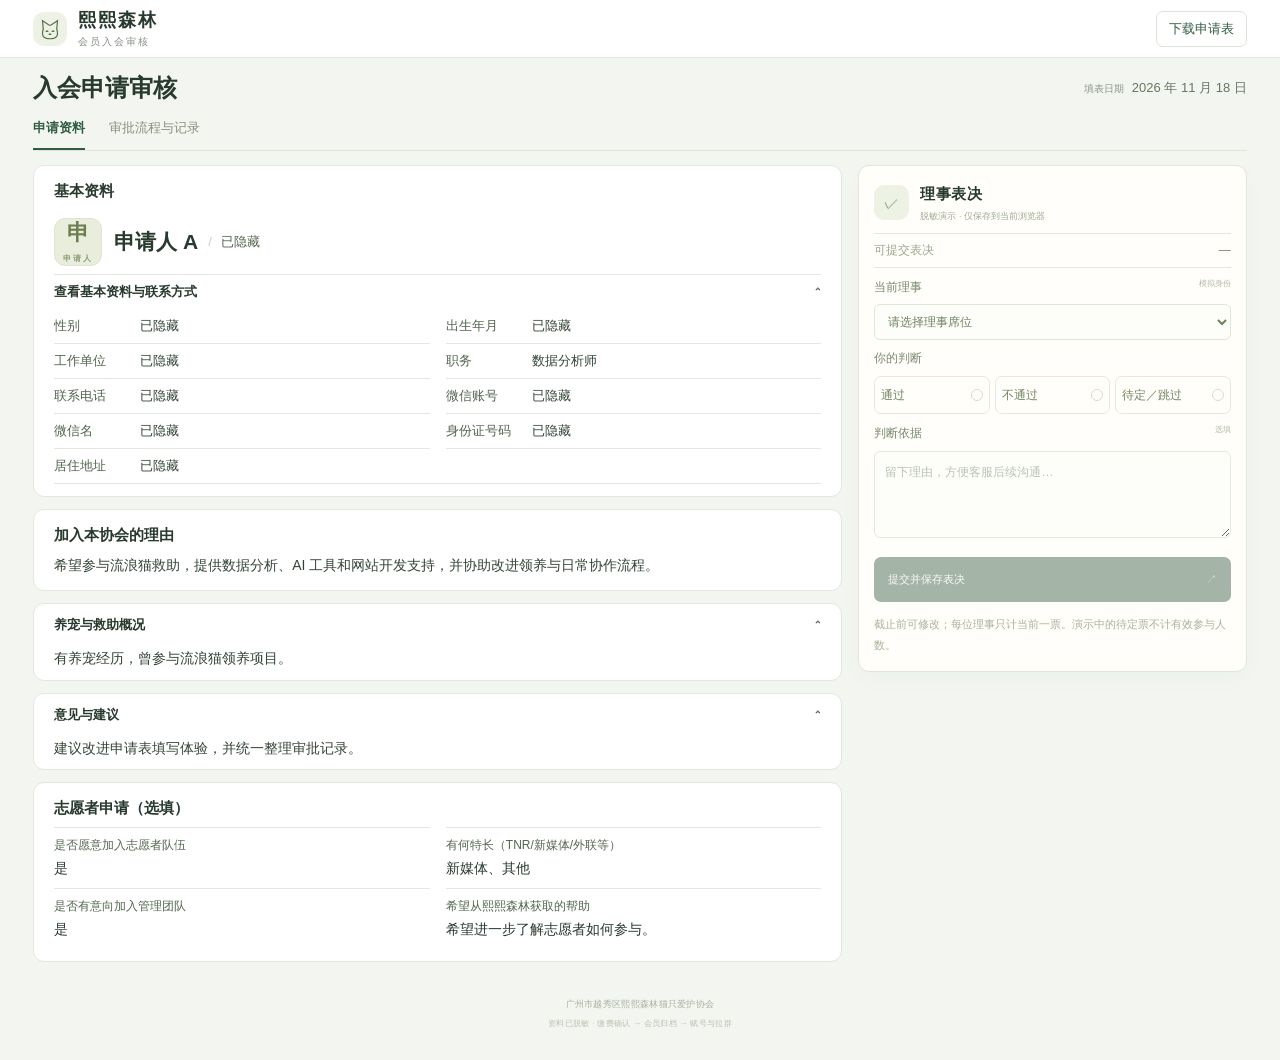
<file: member-1857/index.html>
<!doctype html><html lang="zh-CN"><head><meta charset="utf-8"><meta name="viewport" content="width=device-width,initial-scale=1"><meta name="robots" content="noindex,nofollow"><meta http-equiv="refresh" content="0;url=../application-review/"><title>入会资料已更新 · 熙熙森林</title></head><body><p>资料卡已更新，<a href="../application-review/">点击查看待审入会资料</a>。</p></body></html>
</file>
